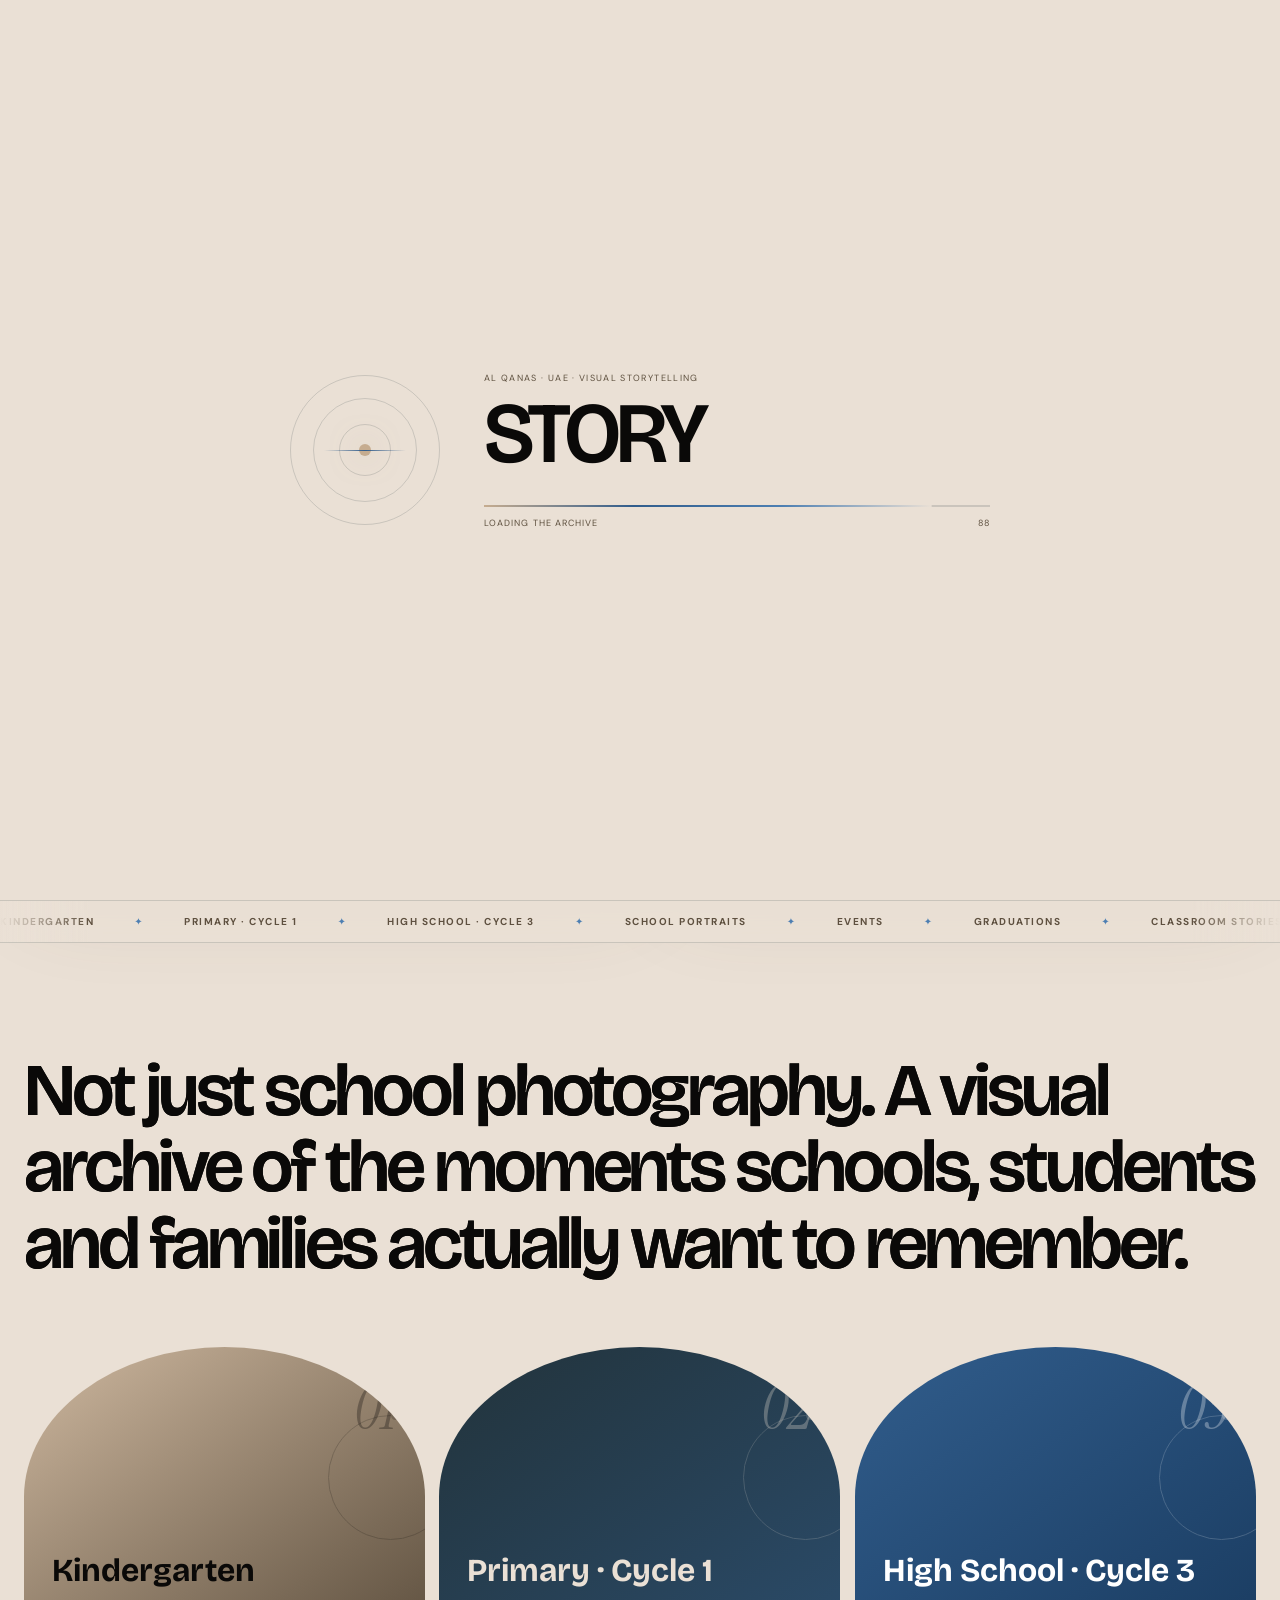
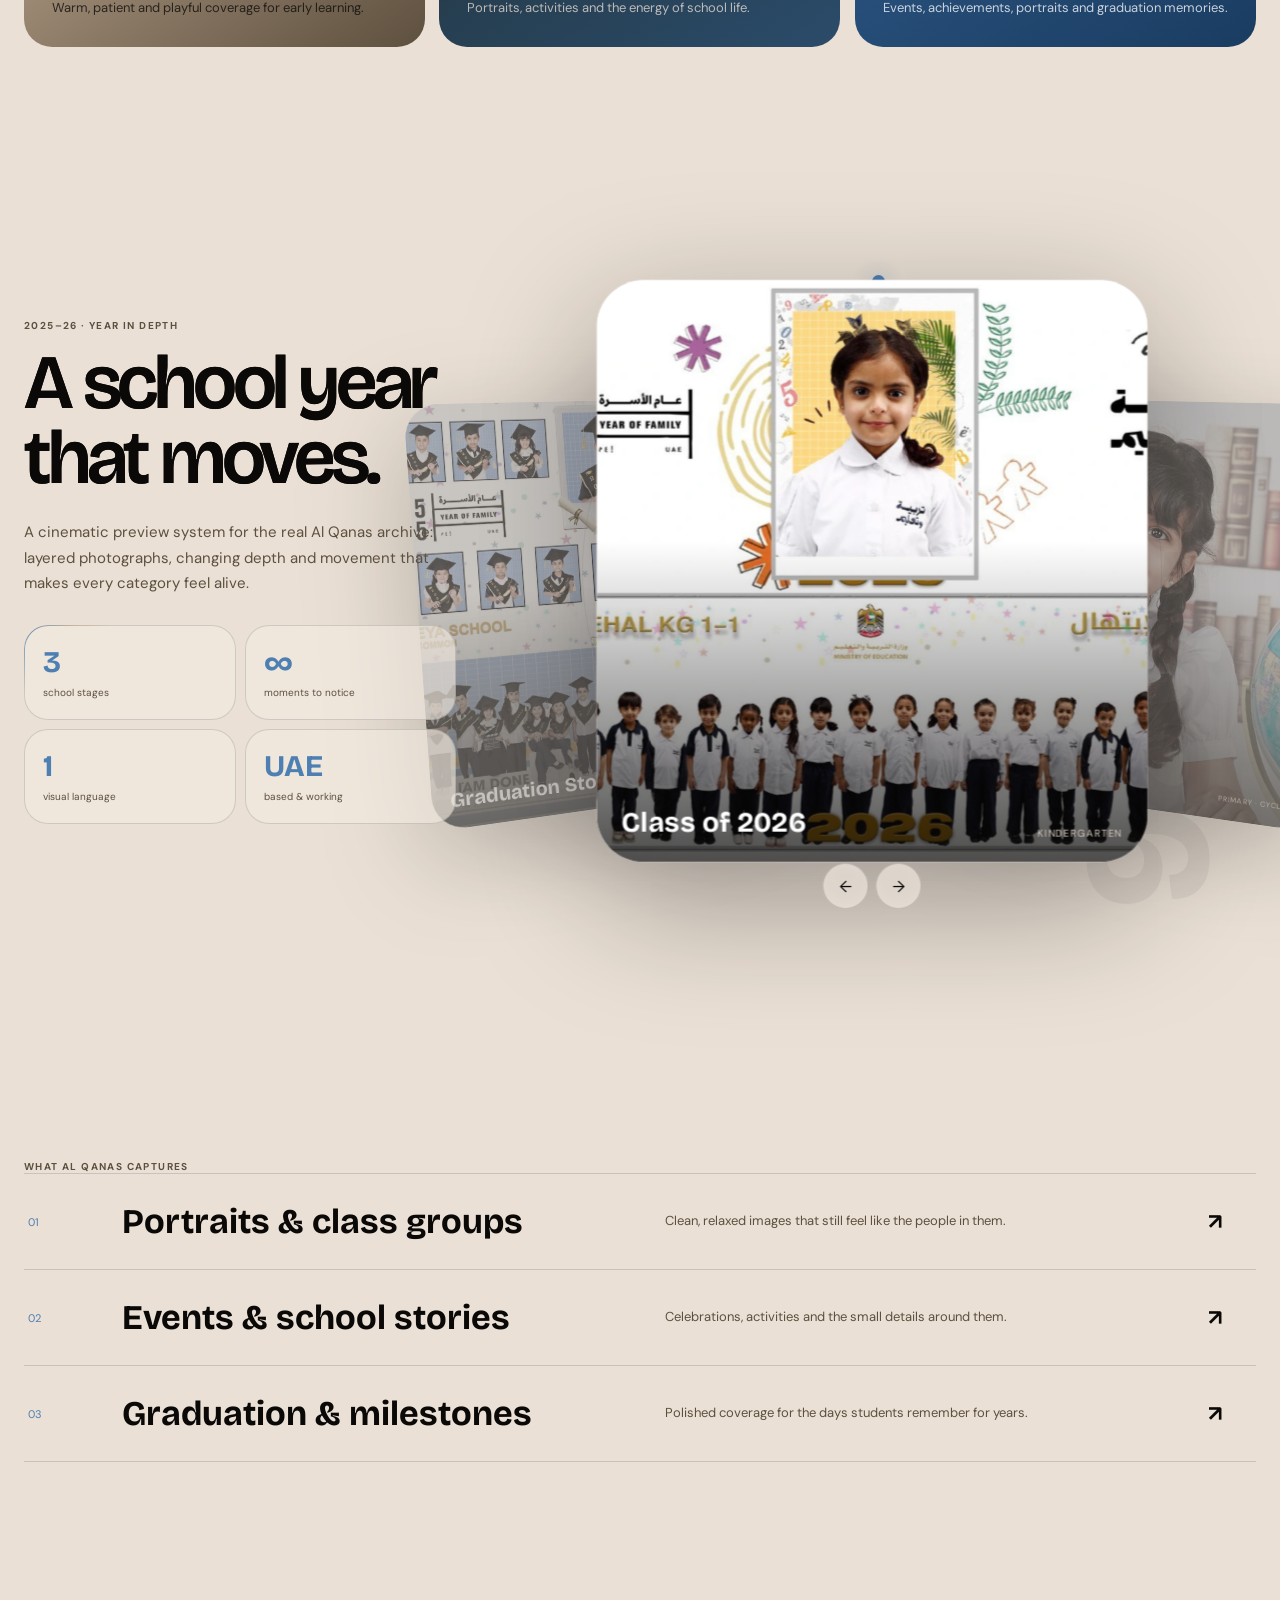
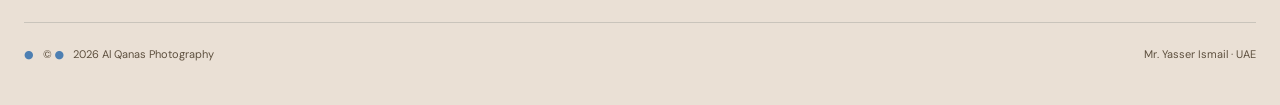
<file: index.html>
<!doctype html>
<html lang="en" dir="ltr">
  <head>
    <meta charset="utf-8" />
    <meta name="viewport" content="width=device-width,initial-scale=1" />
    <meta name="theme-color" content="#0A0908" />
    <meta
      name="description"
      content="Al Qanas Photography — premium educational photography by Mr. Yasser Ismail in the UAE."
    />
    <link rel="preconnect" href="https://fonts.googleapis.com" />
    <link rel="preconnect" href="https://fonts.gstatic.com" crossorigin />
    <link
      href="https://fonts.googleapis.com/css2?family=Alexandria:wght@400;500;600;700&family=Bricolage+Grotesque:opsz,wght@12..96,400;12..96,500;12..96,600;12..96,700&family=DM+Sans:opsz,wght@9..40,400;9..40,500;9..40,600;9..40,700&family=Instrument+Serif:ital@0;1&family=Noto+Kufi+Arabic:wght@400;500;600;700&family=Noto+Sans+Arabic:wght@400;500;600;700&display=swap"
      rel="stylesheet"
    />
    <link rel="stylesheet" href="assets/styles.css" />
    <script>
      (() => {
        const t =
          localStorage.getItem("alqanas-theme") ||
          (matchMedia("(prefers-color-scheme: light)").matches
            ? "light"
            : "dark");
        document.documentElement.dataset.theme = t;
        const l = localStorage.getItem("alqanas-lang") || "en";
        document.documentElement.lang = l;
        document.documentElement.dir = l === "ar" ? "rtl" : "ltr";
      })();
    </script>
    <title>Home — Al Qanas Photography</title>
  </head>
  <body>
    <div class="noise"></div>
    <canvas class="flicker-grid" id="flickerGrid" aria-hidden="true"></canvas>
    <div class="ambient"><i></i><i></i><i></i></div>
    <div class="page-wipe" id="pageWipe"></div>
    <div class="cursor-ring"></div>
    <div class="cursor-dot"></div>
    <div class="loader" id="loader">
      <div class="loader-stage">
        <div class="loader-iris"><i></i><b></b></div>
        <div class="loader-copy">
          <div class="loader-small">AL QANAS · UAE · VISUAL STORYTELLING</div>
          <div class="loader-word" id="loaderWord">FOCUS</div>
          <div class="loader-line"><b id="loaderBar"></b></div>
          <div class="loader-meta">
            <span>LOADING THE ARCHIVE</span><span id="loaderPct">00</span>
          </div>
        </div>
      </div>
    </div>
    <div class="nav-wrap">
      <nav class="nav glass">
        <a class="brand" data-page-link href="index.html"
          ><span class="brand-mark"
            ><svg viewBox="0 0 48 48" fill="none">
              <circle
                cx="24"
                cy="24"
                r="15"
                stroke="currentColor"
                stroke-width="1.4"
              />
              <circle
                cx="24"
                cy="24"
                r="4"
                stroke="currentColor"
                stroke-width="1.4"
              />
              <path
                d="M24 3v10M24 35v10M3 24h10M35 24h10"
                stroke="currentColor"
                stroke-width="1.4"
              /></svg></span
          ><span>AL QANAS</span></a
        >
        <div class="nav-menu" id="navMenu">
          <a
            data-page-link
            href="index.html"
            class="active"
            data-en="Home"
            data-ar="الرئيسية"
            >Home</a
          ><a
            data-page-link
            href="about.html"
            class=""
            data-en="About"
            data-ar="نبذة"
            >About</a
          ><a
            data-page-link
            href="gallery.html"
            class=""
            data-en="Gallery"
            data-ar="المعرض"
            >Gallery</a
          ><a
            data-page-link
            href="services.html"
            class=""
            data-en="Services"
            data-ar="الخدمات"
            >Services</a
          ><a
            data-page-link
            href="contact.html"
            class="contact-link"
            data-en="Contact"
            data-ar="تواصل"
            >Contact</a
          >
        </div>
        <div class="nav-tools">
          <button class="icon-btn" id="soundBtn" aria-label="Toggle sound">
            <svg viewBox="0 0 24 24" fill="none">
              <path
                d="M5 10v4h3l4 3V7l-4 3H5Z"
                stroke="currentColor"
                stroke-width="1.6"
              />
              <path
                d="M15 9.3a4 4 0 0 1 0 5.4M17.5 7a7.2 7.2 0 0 1 0 10"
                stroke="currentColor"
                stroke-width="1.6"
                stroke-linecap="round"
              />
            </svg></button
          ><button
            class="icon-btn theme-btn"
            id="themeBtn"
            aria-label="Toggle theme"
          >
            <svg viewBox="0 0 24 24" fill="none">
              <circle
                cx="12"
                cy="12"
                r="4"
                stroke="currentColor"
                stroke-width="1.6"
              />
              <path
                d="M12 2v2M12 20v2M2 12h2M20 12h2M5 5l1.5 1.5M17.5 17.5 19 19M19 5l-1.5 1.5M6.5 17.5 5 19"
                stroke="currentColor"
                stroke-width="1.6"
                stroke-linecap="round"
              />
            </svg></button
          ><button
            class="icon-btn lang-btn"
            id="langBtn"
            aria-label="Switch language"
          >
            AR</button
          ><button
            class="icon-btn nav-hamb"
            id="navHamb"
            aria-label="Open menu"
          >
            <svg viewBox="0 0 24 24">
              <path
                d="M5 8h14M5 16h14"
                stroke="currentColor"
                stroke-width="1.7"
                stroke-linecap="round"
              />
            </svg>
          </button>
        </div>
      </nav>
    </div>
    <main>
      <section class="home-hero">
        <div class="shell home-grid">
          <div class="home-copy glass reveal glare">
            <i class="depth-orb"></i>
            <div>
              <div
                class="eyebrow"
                data-en="UAE · EDUCATIONAL PHOTOGRAPHY"
                data-ar="الإمارات · تصوير تعليمي"
              >
                UAE · EDUCATIONAL PHOTOGRAPHY
              </div>
              <h1 class="display">
                <span data-en="School days," data-ar="أيام المدرسة،"
                  >School days,</span
                ><br /><span
                  class="serif blue"
                  data-en="beautifully kept."
                  data-ar="تبقى كحكاية."
                  >beautifully kept.</span
                >
              </h1>
              <p
                class="page-lead"
                data-en="Photography for kindergartens, primary schools and high schools — captured with calm observation and the precision of Al Qanas."
                data-ar="تصوير لرياض الأطفال والمدارس الابتدائية والثانوية — بملاحظة هادئة ودقّة القنّاص."
              >
                Photography for kindergartens, primary schools and high schools
                — captured with calm observation and the precision of Al Qanas.
              </p>
            </div>
            <div class="hero-actions">
              <a data-page-link class="btn primary magnetic" href="gallery.html"
                ><span data-en="Explore the gallery" data-ar="استكشف المعرض"
                  >Explore the gallery</span
                ><span>↗</span></a
              ><a data-page-link class="btn magnetic" href="about.html"
                ><span
                  data-en="Meet Mr. Yasser"
                  data-ar="تعرّف على الأستاذ ياسر"
                  >Meet Mr. Yasser</span
                ><span>→</span></a
              >
            </div>
          </div>
          <div class="home-photo image-reveal reveal tilt glare">
            <img
              src="assets/yasser-ismail.jpg"
              alt="Mr. Yasser Ismail"
              loading="eager"
            />
            <div class="scope"><i></i></div>
            <div class="photo-badge">
              <div>
                <b>Mr. Yasser Ismail</b><br /><small
                  data-en="Photographer · Visual Storyteller"
                  data-ar="مصوّر · راوي بصري"
                  >Photographer · Visual Storyteller</small
                >
              </div>
              <small
                data-en="United Arab Emirates"
                data-ar="دولة الإمارات العربية المتحدة"
                >United Arab Emirates</small
              >
            </div>
          </div>
        </div>
      </section>
      <div class="live-strip">
        <div class="ticker-row">
          <div class="ticker-group">
            <span data-en="KINDERGARTEN" data-ar="رياض الأطفال"
              >KINDERGARTEN</span
            ><span data-en="PRIMARY · CYCLE 1" data-ar="الابتدائية · الحلقة 1"
              >PRIMARY · CYCLE 1</span
            ><span data-en="HIGH SCHOOL · CYCLE 3" data-ar="الثانوية · الحلقة 3"
              >HIGH SCHOOL · CYCLE 3</span
            ><span data-en="SCHOOL PORTRAITS" data-ar="صور مدرسية"
              >SCHOOL PORTRAITS</span
            ><span data-en="EVENTS" data-ar="فعاليات">EVENTS</span
            ><span data-en="GRADUATIONS" data-ar="تخرج">GRADUATIONS</span
            ><span data-en="CLASSROOM STORIES" data-ar="حكايات الصف"
              >CLASSROOM STORIES</span
            >
          </div>
          <div class="ticker-group" aria-hidden="true">
            <span data-en="KINDERGARTEN" data-ar="رياض الأطفال"
              >KINDERGARTEN</span
            ><span data-en="PRIMARY · CYCLE 1" data-ar="الابتدائية · الحلقة 1"
              >PRIMARY · CYCLE 1</span
            ><span data-en="HIGH SCHOOL · CYCLE 3" data-ar="الثانوية · الحلقة 3"
              >HIGH SCHOOL · CYCLE 3</span
            ><span data-en="SCHOOL PORTRAITS" data-ar="صور مدرسية"
              >SCHOOL PORTRAITS</span
            ><span data-en="EVENTS" data-ar="فعاليات">EVENTS</span
            ><span data-en="GRADUATIONS" data-ar="تخرج">GRADUATIONS</span
            ><span data-en="CLASSROOM STORIES" data-ar="حكايات الصف"
              >CLASSROOM STORIES</span
            >
          </div>
        </div>
      </div>
      <section class="home-intro">
        <div class="shell">
          <p
            class="statement display reveal"
            data-en="Not just school photography. A visual archive of the moments schools, students and families actually want to remember."
            data-ar="ليست مجرد صور مدرسية. بل أرشيف بصري للحظات التي تريد المدارس والطلبة والعائلات أن تبقى في الذاكرة."
          >
            Not just school photography. A visual archive of the moments
            schools, students and families actually want to remember.
          </p>
          <div class="category-orbit">
            <article class="category-node tilt reveal glare">
              <span class="num">01</span><i class="mini-orbit"></i>
              <h3 data-en="Kindergarten" data-ar="رياض الأطفال">
                Kindergarten
              </h3>
              <p
                data-en="Warm, patient and playful coverage for early learning."
                data-ar="تغطية دافئة وصبورة ومليئة بالحيوية للتعلّم المبكر."
              >
                Warm, patient and playful coverage for early learning.
              </p>
            </article>
            <article
              class="category-node tilt reveal glare"
              style="--delay: 90ms"
            >
              <span class="num">02</span><i class="mini-orbit"></i>
              <h3 data-en="Primary · Cycle 1" data-ar="الابتدائية · الحلقة 1">
                Primary · Cycle 1
              </h3>
              <p
                data-en="Portraits, activities and the energy of school life."
                data-ar="بورتريه وأنشطة وطاقة الحياة المدرسية."
              >
                Portraits, activities and the energy of school life.
              </p>
            </article>
            <article
              class="category-node tilt reveal glare"
              style="--delay: 180ms"
            >
              <span class="num">03</span><i class="mini-orbit"></i>
              <h3 data-en="High School · Cycle 3" data-ar="الثانوية · الحلقة 3">
                High School · Cycle 3
              </h3>
              <p
                data-en="Events, achievements, portraits and graduation memories."
                data-ar="فعاليات وإنجازات وبورتريه وذكريات التخرج."
              >
                Events, achievements, portraits and graduation memories.
              </p>
            </article>
          </div>
        </div>
      </section>
      <section class="depth-section">
        <div class="shell depth-layout">
          <div class="depth-copy reveal-left">
            <div
              class="kicker"
              data-en="2025–26 · YEAR IN DEPTH"
              data-ar="2025–26 · العام بعمق بصري"
            >
              2025–26 · YEAR IN DEPTH
            </div>
            <h2
              class="display"
              data-en="A school year that moves."
              data-ar="عام دراسي يتحرّك."
            >
              A school year that moves.
            </h2>
            <p
              data-en="A cinematic preview system for the real Al Qanas archive: layered photographs, changing depth and movement that makes every category feel alive."
              data-ar="نظام معاينة سينمائي لأرشيف القنّاص الحقيقي: صور بطبقات وعمق وحركة تجعل كل فئة نابضة بالحياة."
            >
              A cinematic preview system for the real Al Qanas archive.
            </p>
            <div class="depth-stat-grid">
              <div class="depth-stat border-beam">
                <b>3</b
                ><span data-en="school stages" data-ar="مراحل مدرسية"
                  >school stages</span
                >
              </div>
              <div class="depth-stat">
                <b>∞</b
                ><span
                  data-en="moments to notice"
                  data-ar="لحظات تستحق الملاحظة"
                  >moments to notice</span
                >
              </div>
              <div class="depth-stat">
                <b>1</b
                ><span data-en="visual language" data-ar="هوية بصرية"
                  >visual language</span
                >
              </div>
              <div class="depth-stat">
                <b>UAE</b
                ><span data-en="based & working" data-ar="مقيم ويعمل"
                  >based & working</span
                >
              </div>
            </div>
          </div>
          <div class="depth-scene reveal">
            <div class="depth-ring r1"><i></i></div>
            <div class="depth-ring r2"><i></i></div>
            <div class="depth-ring r3"><i></i></div>
            <div class="depth-year">2026</div>
            <div class="depth-carousel">
              <figure class="depth-card">
                <img
                  src="assets/portfolio-2026/al-ebtethal-kg-class.webp"
                  alt="Al Ebtehal Kindergarten class photography composition"
                />
                <figcaption class="card-caption">
                  <b data-en="Class of 2026" data-ar="دفعة 2026"
                    >Class of 2026</b
                  ><small data-en="Kindergarten" data-ar="رياض الأطفال"
                    >Kindergarten</small
                  >
                </figcaption>
              </figure>
              <figure class="depth-card">
                <img
                  src="assets/portfolio-2026/school-portrait-girl.webp"
                  alt="Primary school portrait photographed by Al Qanas"
                />
                <figcaption class="card-caption">
                  <b data-en="School Portraits" data-ar="البورتريه المدرسي"
                    >School Portraits</b
                  ><small
                    data-en="Primary · Cycle 1"
                    data-ar="الابتدائية · الحلقة 1"
                    >Primary · Cycle 1</small
                  >
                </figcaption>
              </figure>
              <figure class="depth-card">
                <img
                  src="assets/portfolio-2026/cycle3-graduate-award.webp"
                  alt="Cycle 3 graduate holding an achievement award"
                />
                <figcaption class="card-caption">
                  <b data-en="The Milestone" data-ar="المحطة المهمة"
                    >The Milestone</b
                  ><small
                    data-en="High School · Cycle 3"
                    data-ar="الثانوية · الحلقة 3"
                    >High School · Cycle 3</small
                  >
                </figcaption>
              </figure>
              <figure class="depth-card">
                <img
                  src="assets/portfolio-2026/al-baheya-graduation.webp"
                  alt="Al Baheya School graduation photography layout"
                />
                <figcaption class="card-caption">
                  <b data-en="Graduation Story" data-ar="حكاية التخرج">Graduation Story</b
                  ><small data-en="Kindergarten" data-ar="رياض الأطفال"
                    >Kindergarten</small
                  >
                </figcaption>
              </figure>
            </div>
            <div class="depth-controls">
              <button id="depthPrev" aria-label="Previous">←</button
              ><button id="depthNext" aria-label="Next">→</button>
            </div>
          </div>
        </div>
      </section>
      <section class="home-services">
        <div class="shell">
          <div
            class="kicker reveal"
            data-en="WHAT AL QANAS CAPTURES"
            data-ar="ما الذي يوثقه القنّاص"
          >
            WHAT AL QANAS CAPTURES
          </div>
          <div class="service-rail">
            <a data-page-link class="service-link reveal" href="services.html"
              ><span>01</span>
              <h3
                data-en="Portraits & class groups"
                data-ar="البورتريه والمجموعات الصفية"
              >
                Portraits & class groups
              </h3>
              <p
                data-en="Clean, relaxed images that still feel like the people in them."
                data-ar="صور مرتبة وطبيعية تحافظ على شخصية من فيها."
              >
                Clean, relaxed images that still feel like the people in them.
              </p>
              <b>↗</b></a
            ><a data-page-link class="service-link reveal" href="services.html"
              ><span>02</span>
              <h3
                data-en="Events & school stories"
                data-ar="الفعاليات وحكايات المدرسة"
              >
                Events & school stories
              </h3>
              <p
                data-en="Celebrations, activities and the small details around them."
                data-ar="احتفالات وأنشطة والتفاصيل الصغيرة المحيطة بها."
              >
                Celebrations, activities and the small details around them.
              </p>
              <b>↗</b></a
            ><a data-page-link class="service-link reveal" href="services.html"
              ><span>03</span>
              <h3
                data-en="Graduation & milestones"
                data-ar="التخرج والمحطات المهمة"
              >
                Graduation & milestones
              </h3>
              <p
                data-en="Polished coverage for the days students remember for years."
                data-ar="تغطية احترافية للأيام التي تبقى في ذاكرة الطلبة لسنوات."
              >
                Polished coverage for the days students remember for years.
              </p>
              <b>↗</b></a
            >
          </div>
        </div>
      </section>
    </main>
    <footer>
      <div class="shell footer-row">
        <span>© <span id="year"></span> Al Qanas Photography</span
        ><span
          data-en="Mr. Yasser Ismail · UAE"
          data-ar="الأستاذ ياسر إسماعيل · الإمارات"
          >Mr. Yasser Ismail · UAE</span
        >
      </div>
    </footer>
    <script src="assets/app.js?v=8"></script>
  </body>
</html>
</file>
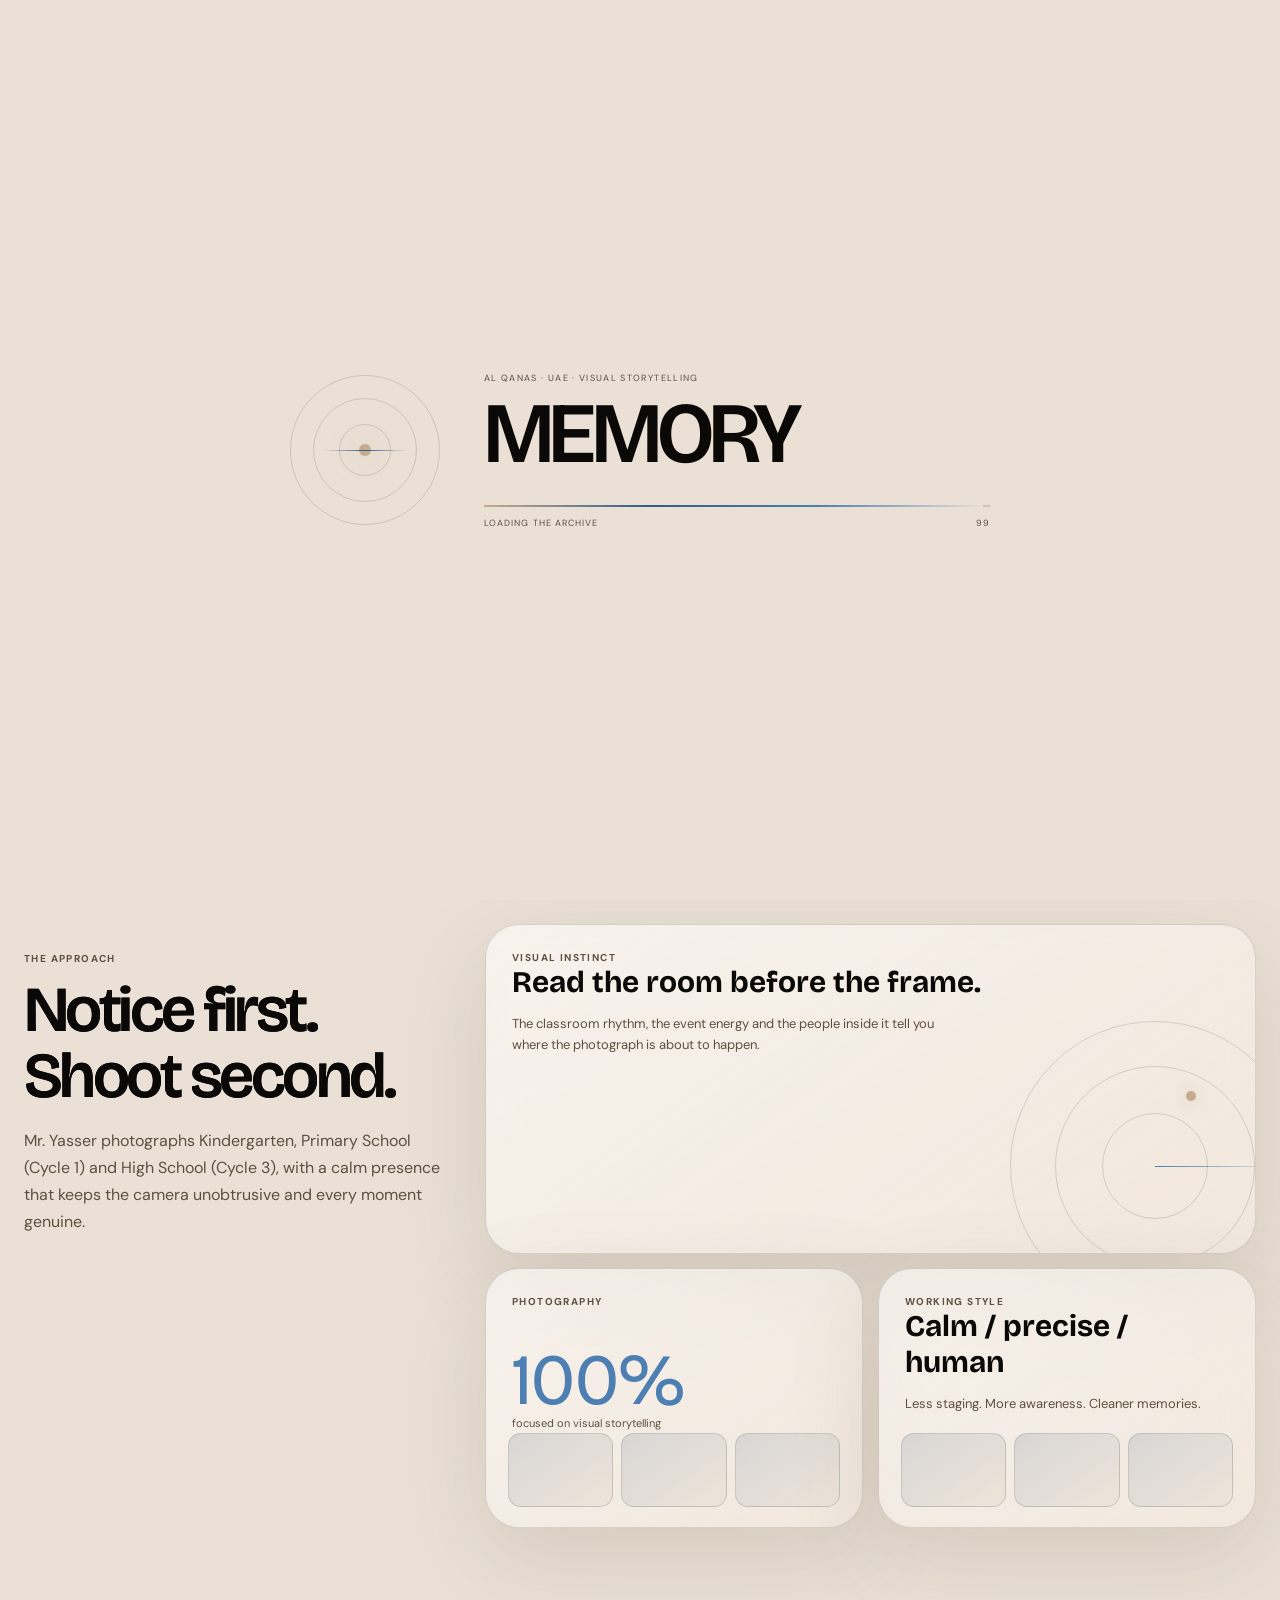
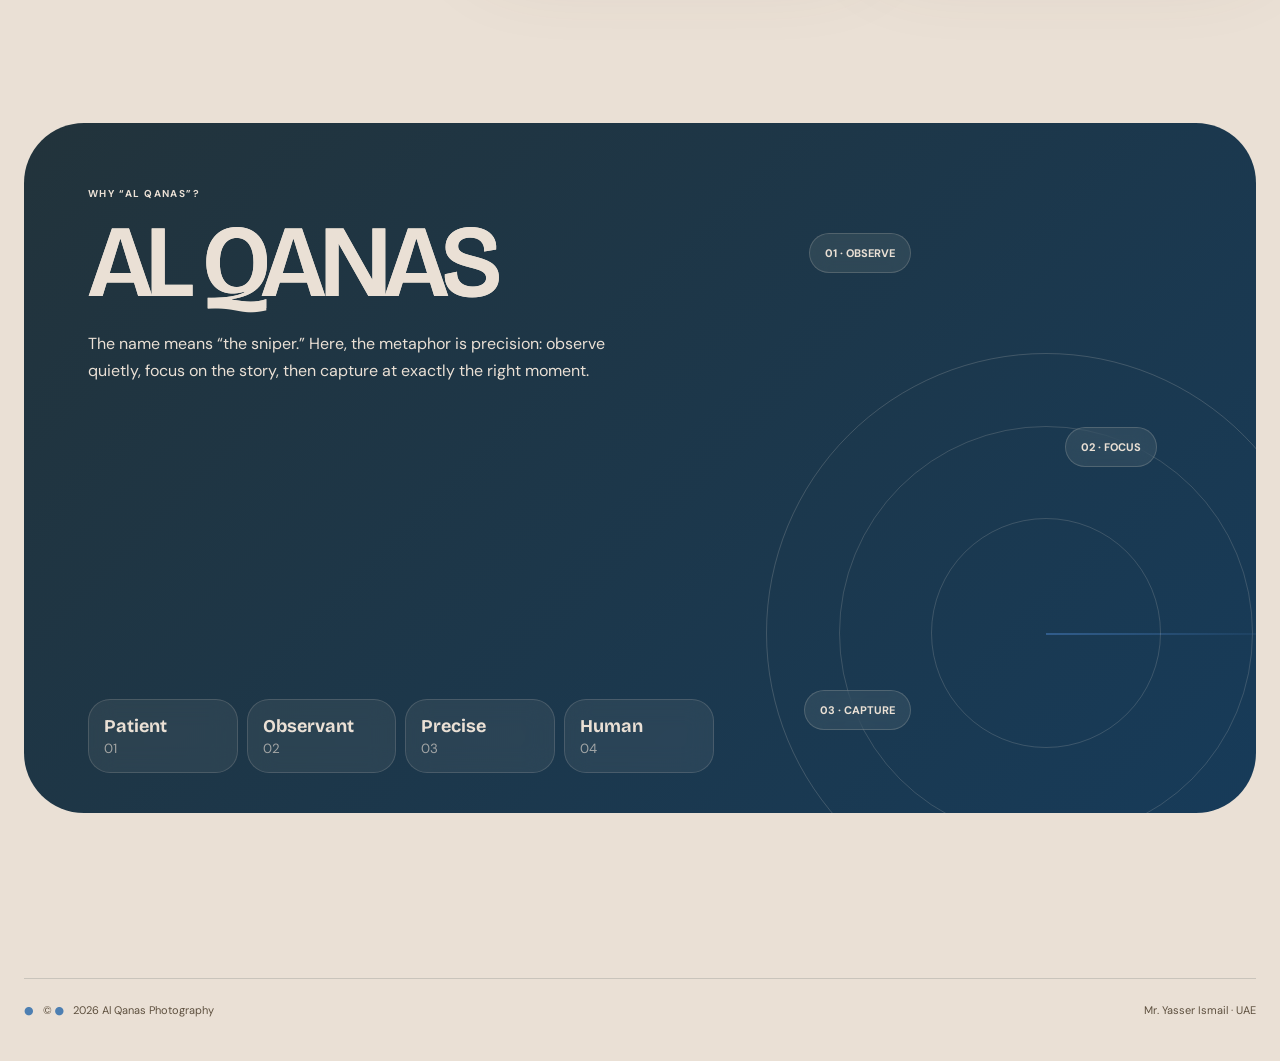
<file: about.html>
<!doctype html>
<html lang="en" dir="ltr">
  <head>
    <meta charset="utf-8" />
    <meta name="viewport" content="width=device-width,initial-scale=1" />
    <meta name="theme-color" content="#0A0908" />
    <meta
      name="description"
      content="Al Qanas Photography — premium educational photography by Mr. Yasser Ismail in the UAE."
    />
    <link rel="preconnect" href="https://fonts.googleapis.com" />
    <link rel="preconnect" href="https://fonts.gstatic.com" crossorigin />
    <link
      href="https://fonts.googleapis.com/css2?family=Alexandria:wght@400;500;600;700&family=Bricolage+Grotesque:opsz,wght@12..96,400;12..96,500;12..96,600;12..96,700&family=DM+Sans:opsz,wght@9..40,400;9..40,500;9..40,600;9..40,700&family=Instrument+Serif:ital@0;1&family=Noto+Kufi+Arabic:wght@400;500;600;700&family=Noto+Sans+Arabic:wght@400;500;600;700&display=swap"
      rel="stylesheet"
    />
    <link rel="stylesheet" href="assets/styles.css" />
    <script>
      (() => {
        const t =
          localStorage.getItem("alqanas-theme") ||
          (matchMedia("(prefers-color-scheme: light)").matches
            ? "light"
            : "dark");
        document.documentElement.dataset.theme = t;
        const l = localStorage.getItem("alqanas-lang") || "en";
        document.documentElement.lang = l;
        document.documentElement.dir = l === "ar" ? "rtl" : "ltr";
      })();
    </script>
    <title>About — Al Qanas Photography</title>
  </head>
  <body>
    <div class="noise"></div>
    <canvas class="flicker-grid" id="flickerGrid" aria-hidden="true"></canvas>
    <div class="ambient"><i></i><i></i><i></i></div>
    <div class="page-wipe" id="pageWipe"></div>
    <div class="cursor-ring"></div>
    <div class="cursor-dot"></div>
    <div class="loader" id="loader">
      <div class="loader-stage">
        <div class="loader-iris"><i></i><b></b></div>
        <div class="loader-copy">
          <div class="loader-small">AL QANAS · UAE · VISUAL STORYTELLING</div>
          <div class="loader-word" id="loaderWord">FOCUS</div>
          <div class="loader-line"><b id="loaderBar"></b></div>
          <div class="loader-meta">
            <span>LOADING THE ARCHIVE</span><span id="loaderPct">00</span>
          </div>
        </div>
      </div>
    </div>
    <div class="nav-wrap">
      <nav class="nav glass">
        <a class="brand" data-page-link href="index.html"
          ><span class="brand-mark"
            ><svg viewBox="0 0 48 48" fill="none">
              <circle
                cx="24"
                cy="24"
                r="15"
                stroke="currentColor"
                stroke-width="1.4"
              />
              <circle
                cx="24"
                cy="24"
                r="4"
                stroke="currentColor"
                stroke-width="1.4"
              />
              <path
                d="M24 3v10M24 35v10M3 24h10M35 24h10"
                stroke="currentColor"
                stroke-width="1.4"
              /></svg></span
          ><span>AL QANAS</span></a
        >
        <div class="nav-menu" id="navMenu">
          <a
            data-page-link
            href="index.html"
            class=""
            data-en="Home"
            data-ar="الرئيسية"
            >Home</a
          ><a
            data-page-link
            href="about.html"
            class="active"
            data-en="About"
            data-ar="نبذة"
            >About</a
          ><a
            data-page-link
            href="gallery.html"
            class=""
            data-en="Gallery"
            data-ar="المعرض"
            >Gallery</a
          ><a
            data-page-link
            href="services.html"
            class=""
            data-en="Services"
            data-ar="الخدمات"
            >Services</a
          ><a
            data-page-link
            href="contact.html"
            class="contact-link"
            data-en="Contact"
            data-ar="تواصل"
            >Contact</a
          >
        </div>
        <div class="nav-tools">
          <button class="icon-btn" id="soundBtn" aria-label="Toggle sound">
            <svg viewBox="0 0 24 24" fill="none">
              <path
                d="M5 10v4h3l4 3V7l-4 3H5Z"
                stroke="currentColor"
                stroke-width="1.6"
              />
              <path
                d="M15 9.3a4 4 0 0 1 0 5.4M17.5 7a7.2 7.2 0 0 1 0 10"
                stroke="currentColor"
                stroke-width="1.6"
                stroke-linecap="round"
              />
            </svg></button
          ><button
            class="icon-btn theme-btn"
            id="themeBtn"
            aria-label="Toggle theme"
          >
            <svg viewBox="0 0 24 24" fill="none">
              <circle
                cx="12"
                cy="12"
                r="4"
                stroke="currentColor"
                stroke-width="1.6"
              />
              <path
                d="M12 2v2M12 20v2M2 12h2M20 12h2M5 5l1.5 1.5M17.5 17.5 19 19M19 5l-1.5 1.5M6.5 17.5 5 19"
                stroke="currentColor"
                stroke-width="1.6"
                stroke-linecap="round"
              />
            </svg></button
          ><button
            class="icon-btn lang-btn"
            id="langBtn"
            aria-label="Switch language"
          >
            AR</button
          ><button
            class="icon-btn nav-hamb"
            id="navHamb"
            aria-label="Open menu"
          >
            <svg viewBox="0 0 24 24">
              <path
                d="M5 8h14M5 16h14"
                stroke="currentColor"
                stroke-width="1.7"
                stroke-linecap="round"
              />
            </svg>
          </button>
        </div>
      </nav>
    </div>
    <main>
      <section class="page-hero">
        <div class="shell page-hero-grid">
          <div class="page-hero-copy glass reveal glare">
            <i class="depth-orb"></i>
            <div>
              <div
                class="eyebrow"
                data-en="ABOUT MR. YASSER ISMAIL"
                data-ar="عن الأستاذ ياسر إسماعيل"
              >
                ABOUT MR. YASSER ISMAIL
              </div>
              <h1 class="page-title display">
                <span
                  class="type-line"
                  data-typewriter
                  data-en="Visual."
                  data-ar="بصري."
                ></span
                ><span
                  class="type-line photo"
                  data-typewriter
                  data-en="Photographer."
                  data-ar="مصوّر."
                ></span>
              </h1>
            </div>
            <p
              class="page-lead"
              data-en="A photographer who understands the rhythm of a school day — and knows exactly when a real moment is about to happen."
              data-ar="مصوّر يفهم إيقاع اليوم المدرسي — ويعرف تماماً متى توشك اللحظة الحقيقية أن تحدث."
            >
              A photographer who understands the rhythm of a school day.
            </p>
          </div>
          <div class="about-hero-visual reveal">
            <div class="about-ring"></div>
            <div class="about-portrait-shell image-reveal in">
              <img
                src="assets/yasser-ismail.jpg"
                alt="Mr. Yasser Ismail"
                loading="eager"
              />
            </div>
            <span class="orbit-label one"><b>01</b> · STORYTELLER</span
            ><span class="orbit-label two"><b>02</b> · PHOTOGRAPHER</span
            ><span class="orbit-label three"><b>03</b> · UAE</span>
          </div>
        </div>
      </section>
      <div class="live-strip">
        <div class="ticker-row">
          <div class="ticker-group">
            <span data-en="KINDERGARTEN" data-ar="رياض الأطفال"
              >KINDERGARTEN</span
            ><span data-en="PRIMARY · CYCLE 1" data-ar="الابتدائية · الحلقة 1"
              >PRIMARY · CYCLE 1</span
            ><span data-en="HIGH SCHOOL · CYCLE 3" data-ar="الثانوية · الحلقة 3"
              >HIGH SCHOOL · CYCLE 3</span
            ><span data-en="SCHOOL PORTRAITS" data-ar="صور مدرسية"
              >SCHOOL PORTRAITS</span
            ><span data-en="EVENTS" data-ar="فعاليات">EVENTS</span
            ><span data-en="GRADUATIONS" data-ar="تخرج">GRADUATIONS</span
            ><span data-en="CLASSROOM STORIES" data-ar="حكايات الصف"
              >CLASSROOM STORIES</span
            >
          </div>
          <div class="ticker-group" aria-hidden="true">
            <span data-en="KINDERGARTEN" data-ar="رياض الأطفال"
              >KINDERGARTEN</span
            ><span data-en="PRIMARY · CYCLE 1" data-ar="الابتدائية · الحلقة 1"
              >PRIMARY · CYCLE 1</span
            ><span data-en="HIGH SCHOOL · CYCLE 3" data-ar="الثانوية · الحلقة 3"
              >HIGH SCHOOL · CYCLE 3</span
            ><span data-en="SCHOOL PORTRAITS" data-ar="صور مدرسية"
              >SCHOOL PORTRAITS</span
            ><span data-en="EVENTS" data-ar="فعاليات">EVENTS</span
            ><span data-en="GRADUATIONS" data-ar="تخرج">GRADUATIONS</span
            ><span data-en="CLASSROOM STORIES" data-ar="حكايات الصف"
              >CLASSROOM STORIES</span
            >
          </div>
        </div>
      </div>
      <section class="about-story">
        <div class="shell approach-grid">
          <aside class="approach-quote reveal-left">
            <div class="kicker" data-en="THE APPROACH" data-ar="الأسلوب">
              THE APPROACH
            </div>
            <h2
              class="display"
              data-en="Notice first. Shoot second."
              data-ar="لاحظ أولاً. صوّر ثانياً."
            >
              Notice first. Shoot second.
            </h2>
            <p
              data-en="Mr. Yasser photographs Kindergarten, Primary School (Cycle 1) and High School (Cycle 3), with a calm presence that keeps the camera unobtrusive and every moment genuine."
              data-ar="يصوّر الأستاذ ياسر رياض الأطفال والمدارس الابتدائية (الحلقة 1) والثانوية (الحلقة 3)، بحضور هادئ يجعل الكاميرا غير متكلّفة واللحظات أكثر صدقاً."
            >
              Mr. Yasser works across Kindergarten, Primary School (Cycle 1) and
              High School (Cycle 3).
            </p>
          </aside>
          <div class="approach-dashboard">
            <article class="visual-card wide glass border-beam reveal glare">
              <div
                class="kicker"
                data-en="VISUAL INSTINCT"
                data-ar="الحس البصري"
              >
                VISUAL INSTINCT
              </div>
              <h3
                data-en="Read the room before the frame."
                data-ar="افهم المكان قبل أن تلتقط الإطار."
              >
                Read the room before the frame.
              </h3>
              <p
                data-en="The classroom rhythm, the event energy and the people inside it tell you where the photograph is about to happen."
                data-ar="إيقاع الصف وطاقة الفعالية والأشخاص فيه يخبرونك أين ستحدث الصورة قبل أن تحدث."
              >
                The classroom rhythm tells you where the photograph is about to
                happen.
              </p>
              <div class="radar-visual">
                <i class="radar-beam"></i><i class="radar-dot"></i>
              </div>
            </article>
            <article class="visual-card glass reveal tilt glare">
              <div class="kicker" data-en="PHOTOGRAPHY" data-ar="التصوير">
                PHOTOGRAPHY
              </div>
              <div class="metric-big">100%</div>
              <div
                class="metric-small"
                data-en="focused on visual storytelling"
                data-ar="تركيز كامل على السرد البصري"
              >
                focused on visual storytelling
              </div>
              <div class="film-strip"><i></i><i></i><i></i></div>
            </article>
            <article
              class="visual-card glass reveal tilt glare"
              style="--delay: 90ms"
            >
              <div class="kicker" data-en="WORKING STYLE" data-ar="أسلوب العمل">
                WORKING STYLE
              </div>
              <h3
                data-en="Calm / precise / human"
                data-ar="هادئ / دقيق / إنساني"
              >
                Calm / precise / human
              </h3>
              <p
                data-en="Less staging. More awareness. Cleaner memories."
                data-ar="تصنّع أقل. ملاحظة أكثر. ذكريات أنقى."
              >
                Less staging. More awareness. Cleaner memories.
              </p>
              <div class="film-strip"><i></i><i></i><i></i></div>
            </article>
          </div>
        </div>
      </section>
      <section class="precision-section">
        <div class="shell">
          <div class="precision-stage reveal glare">
            <div
              class="kicker"
              style="color: inherit"
              data-en="WHY “AL QANAS”?"
              data-ar="لماذا «القنّاص»؟"
            >
              WHY “AL QANAS”?
            </div>
            <h2 class="display">AL QANAS</h2>
            <p
              data-en="The name means “the sniper.” Here, the metaphor is precision: observe quietly, focus on the story, then capture at exactly the right moment."
              data-ar="يعني الاسم «القنّاص». وهنا ترمز الفكرة إلى الدقة: راقب بهدوء، ركّز على القصة، ثم التقط اللحظة في التوقيت المناسب تماماً."
            >
              The name means “the sniper.” Here, the metaphor is precision.
            </p>
            <div class="precision-radar"><i class="beam"></i></div>
            <span
              class="precision-node observe"
              data-en="01 · OBSERVE"
              data-ar="01 · راقب"
              >01 · OBSERVE</span
            ><span
              class="precision-node focus"
              data-en="02 · FOCUS"
              data-ar="02 · ركّز"
              >02 · FOCUS</span
            ><span
              class="precision-node capture"
              data-en="03 · CAPTURE"
              data-ar="03 · التقط"
              >03 · CAPTURE</span
            >
            <div class="precision-values">
              <div class="precision-value">
                <b data-en="Patient" data-ar="صبور">Patient</b><small>01</small>
              </div>
              <div class="precision-value">
                <b data-en="Observant" data-ar="ملاحظ">Observant</b
                ><small>02</small>
              </div>
              <div class="precision-value">
                <b data-en="Precise" data-ar="دقيق">Precise</b><small>03</small>
              </div>
              <div class="precision-value">
                <b data-en="Human" data-ar="إنساني">Human</b><small>04</small>
              </div>
            </div>
          </div>
        </div>
      </section>
    </main>
    <footer>
      <div class="shell footer-row">
        <span>© <span id="year"></span> Al Qanas Photography</span
        ><span
          data-en="Mr. Yasser Ismail · UAE"
          data-ar="الأستاذ ياسر إسماعيل · الإمارات"
          >Mr. Yasser Ismail · UAE</span
        >
      </div>
    </footer>
    <script src="assets/app.js?v=8"></script>
  </body>
</html>
</file>
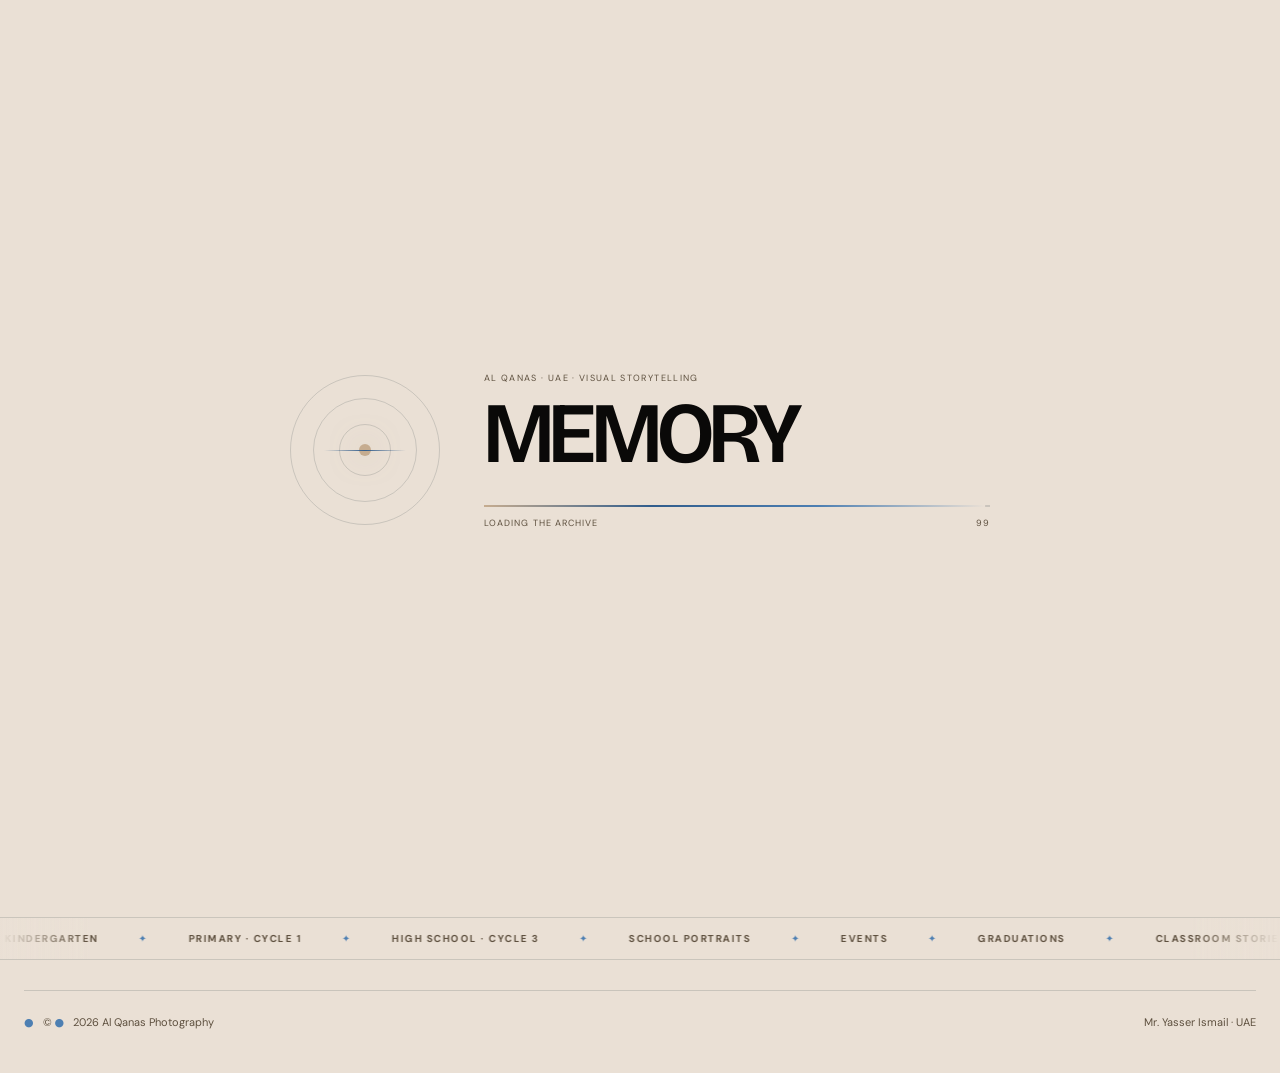
<file: contact.html>
<!doctype html>
<html lang="en" dir="ltr">
  <head>
    <meta charset="utf-8" />
    <meta name="viewport" content="width=device-width,initial-scale=1" />
    <meta name="theme-color" content="#0A0908" />
    <meta
      name="description"
      content="Al Qanas Photography — premium educational photography by Mr. Yasser Ismail in the UAE."
    />
    <link rel="preconnect" href="https://fonts.googleapis.com" />
    <link rel="preconnect" href="https://fonts.gstatic.com" crossorigin />
    <link
      href="https://fonts.googleapis.com/css2?family=Alexandria:wght@400;500;600;700&family=Bricolage+Grotesque:opsz,wght@12..96,400;12..96,500;12..96,600;12..96,700&family=DM+Sans:opsz,wght@9..40,400;9..40,500;9..40,600;9..40,700&family=Instrument+Serif:ital@0;1&family=Noto+Kufi+Arabic:wght@400;500;600;700&family=Noto+Sans+Arabic:wght@400;500;600;700&display=swap"
      rel="stylesheet"
    />
    <link rel="stylesheet" href="assets/styles.css" />
    <script>
      (() => {
        const t =
          localStorage.getItem("alqanas-theme") ||
          (matchMedia("(prefers-color-scheme: light)").matches
            ? "light"
            : "dark");
        document.documentElement.dataset.theme = t;
        const l = localStorage.getItem("alqanas-lang") || "en";
        document.documentElement.lang = l;
        document.documentElement.dir = l === "ar" ? "rtl" : "ltr";
      })();
    </script>
    <title>Contact — Al Qanas Photography</title>
  </head>
  <body>
    <div class="noise"></div>
    <canvas class="flicker-grid" id="flickerGrid" aria-hidden="true"></canvas>
    <div class="ambient"><i></i><i></i><i></i></div>
    <div class="page-wipe" id="pageWipe"></div>
    <div class="cursor-ring"></div>
    <div class="cursor-dot"></div>
    <div class="loader" id="loader">
      <div class="loader-stage">
        <div class="loader-iris"><i></i><b></b></div>
        <div class="loader-copy">
          <div class="loader-small">AL QANAS · UAE · VISUAL STORYTELLING</div>
          <div class="loader-word" id="loaderWord">FOCUS</div>
          <div class="loader-line"><b id="loaderBar"></b></div>
          <div class="loader-meta">
            <span>LOADING THE ARCHIVE</span><span id="loaderPct">00</span>
          </div>
        </div>
      </div>
    </div>
    <div class="nav-wrap">
      <nav class="nav glass">
        <a class="brand" data-page-link href="index.html"
          ><span class="brand-mark"
            ><svg viewBox="0 0 48 48" fill="none">
              <circle
                cx="24"
                cy="24"
                r="15"
                stroke="currentColor"
                stroke-width="1.4"
              />
              <circle
                cx="24"
                cy="24"
                r="4"
                stroke="currentColor"
                stroke-width="1.4"
              />
              <path
                d="M24 3v10M24 35v10M3 24h10M35 24h10"
                stroke="currentColor"
                stroke-width="1.4"
              /></svg></span
          ><span>AL QANAS</span></a
        >
        <div class="nav-menu" id="navMenu">
          <a
            data-page-link
            href="index.html"
            class=""
            data-en="Home"
            data-ar="الرئيسية"
            >Home</a
          ><a
            data-page-link
            href="about.html"
            class=""
            data-en="About"
            data-ar="نبذة"
            >About</a
          ><a
            data-page-link
            href="gallery.html"
            class=""
            data-en="Gallery"
            data-ar="المعرض"
            >Gallery</a
          ><a
            data-page-link
            href="services.html"
            class=""
            data-en="Services"
            data-ar="الخدمات"
            >Services</a
          ><a
            data-page-link
            href="contact.html"
            class="active contact-link"
            data-en="Contact"
            data-ar="تواصل"
            >Contact</a
          >
        </div>
        <div class="nav-tools">
          <button class="icon-btn" id="soundBtn" aria-label="Toggle sound">
            <svg viewBox="0 0 24 24" fill="none">
              <path
                d="M5 10v4h3l4 3V7l-4 3H5Z"
                stroke="currentColor"
                stroke-width="1.6"
              />
              <path
                d="M15 9.3a4 4 0 0 1 0 5.4M17.5 7a7.2 7.2 0 0 1 0 10"
                stroke="currentColor"
                stroke-width="1.6"
                stroke-linecap="round"
              />
            </svg></button
          ><button
            class="icon-btn theme-btn"
            id="themeBtn"
            aria-label="Toggle theme"
          >
            <svg viewBox="0 0 24 24" fill="none">
              <circle
                cx="12"
                cy="12"
                r="4"
                stroke="currentColor"
                stroke-width="1.6"
              />
              <path
                d="M12 2v2M12 20v2M2 12h2M20 12h2M5 5l1.5 1.5M17.5 17.5 19 19M19 5l-1.5 1.5M6.5 17.5 5 19"
                stroke="currentColor"
                stroke-width="1.6"
                stroke-linecap="round"
              />
            </svg></button
          ><button
            class="icon-btn lang-btn"
            id="langBtn"
            aria-label="Switch language"
          >
            AR</button
          ><button
            class="icon-btn nav-hamb"
            id="navHamb"
            aria-label="Open menu"
          >
            <svg viewBox="0 0 24 24">
              <path
                d="M5 8h14M5 16h14"
                stroke="currentColor"
                stroke-width="1.7"
                stroke-linecap="round"
              />
            </svg>
          </button>
        </div>
      </nav>
    </div>
    <main>
      <section class="contact-page">
        <div class="shell">
          <div class="contact-stage reveal border-beam">
            <div class="contact-copy">
              <div
                class="kicker"
                style="color: #bfc9d1"
                data-en="CONTACT · BOOK A SHOOT"
                data-ar="تواصل · احجز جلسة"
              >
                CONTACT · BOOK A SHOOT
              </div>
              <h1>
                <span
                  data-en="Have a school moment"
                  data-ar="هل لديك لحظة مدرسية"
                  >Have a school moment</span
                ><br /><span
                  class="serif"
                  data-en="worth keeping?"
                  data-ar="تستحق أن تبقى؟"
                  >worth keeping?</span
                >
              </h1>
              <p
                data-en="For Kindergarten, Primary School (Cycle 1), High School (Cycle 3), events, portraits and graduation coverage — start with WhatsApp."
                data-ar="لتصوير رياض الأطفال والمدارس الابتدائية (الحلقة 1) والثانوية (الحلقة 3) والفعاليات والبورتريه والتخرج — ابدأ عبر واتساب."
              >
                For Kindergarten, Primary School, High School, events, portraits
                and graduation coverage — start with WhatsApp.
              </p>
              <a
                class="whatsapp-cta magnetic"
                href="https://iwtsp.com/971502549876"
                target="_blank"
                rel="noopener"
                ><span class="whatsapp-icon"
                  ><svg viewBox="0 0 64 64" aria-hidden="true">
                    <circle cx="32" cy="32" r="30" fill="#25D366" />
                    <path
                      d="M17 48l3.2-9.2A21 21 0 1 1 28 51c-3.6-.7-6.6-2.4-8.2-3.4L17 48Z"
                      fill="none"
                      stroke="#fff"
                      stroke-width="4"
                      stroke-linejoin="round"
                    />
                    <path
                      d="M25.1 21.7c.7-1.6 1.5-1.7 2.4-1.7h1.5c.5 0 1 .2 1.3 1l2.1 5c.3.8.2 1.4-.3 2.1l-1.7 2c-.5.6-.5 1.1-.1 1.8 1.7 3.2 4.4 5.8 7.7 7.5.6.3 1.2.3 1.7-.3l2-2.4c.6-.7 1.2-.8 2-.5l4.8 2.3c.8.4 1.1.9 1 1.7-.2 2.6-1.4 4.8-3.4 6.1-1.4.9-3.4 1.2-5.6.7-6.2-1.4-11.6-4.9-15.7-9.5-3.2-3.6-5.5-7.8-6.2-11.3-.5-2.3.2-4.4 1.5-5.5Z"
                      fill="#fff"
                    /></svg></span
                ><span
                  data-en="Book a shoot on WhatsApp"
                  data-ar="احجز جلسة عبر واتساب"
                  >Book a shoot on WhatsApp</span
                ><span>↗</span></a
              >
            </div>
            <div class="contact-visual">
              <div class="contact-orbit-main"></div>
              <div class="contact-camera"></div>
              <div class="contact-signal"></div>
              <a
                class="social-card instagram glare"
                href="https://www.instagram.com/_alqanas_"
                target="_blank"
                rel="noopener"
                ><div class="social-top">
                  <span class="social-app"
                    ><svg viewBox="0 0 64 64" aria-hidden="true">
                      <defs>
                        <linearGradient id="ig" x1="8" y1="56" x2="56" y2="8">
                          <stop stop-color="#FEDA75" />
                          <stop offset=".35" stop-color="#FA7E1E" />
                          <stop offset=".62" stop-color="#D62976" />
                          <stop offset=".82" stop-color="#962FBF" />
                          <stop offset="1" stop-color="#4F5BD5" />
                        </linearGradient>
                      </defs>
                      <rect
                        x="4"
                        y="4"
                        width="56"
                        height="56"
                        rx="17"
                        fill="url(#ig)"
                      />
                      <rect
                        x="15"
                        y="15"
                        width="34"
                        height="34"
                        rx="11"
                        fill="none"
                        stroke="#fff"
                        stroke-width="4"
                      />
                      <circle
                        cx="32"
                        cy="32"
                        r="8"
                        fill="none"
                        stroke="#fff"
                        stroke-width="4"
                      />
                      <circle cx="44" cy="20" r="2.8" fill="#fff" /></svg></span
                  ><span>↗</span>
                </div>
                <div><b>Instagram</b><br /><small>@_alqanas_</small></div></a
              ><a
                class="social-card youtube glare"
                href="https://www.youtube.com/channel/UC0wRJOMtjt2UkOzf7EjBNpg"
                target="_blank"
                rel="noopener"
                ><div class="social-top">
                  <span class="social-app"
                    ><svg viewBox="0 0 64 64" aria-hidden="true">
                      <rect
                        x="3"
                        y="12"
                        width="58"
                        height="40"
                        rx="13"
                        fill="#FF0000"
                      />
                      <path
                        d="M27 23.5 43 32 27 40.5Z"
                        fill="#fff"
                      /></svg></span
                  ><span>↗</span>
                </div>
                <div>
                  <b>YouTube</b><br /><small
                    data-en="Video archive"
                    data-ar="أرشيف الفيديو"
                    >Video archive</small
                  >
                </div></a
              ><a
                class="social-card linktree glare"
                href="https://linktr.ee/alqanas"
                target="_blank"
                rel="noopener"
                ><div class="social-top">
                  <span class="social-app"
                    ><svg viewBox="0 0 64 64" aria-hidden="true">
                      <rect width="64" height="64" rx="16" fill="#43E55E" />
                      <path
                        d="M32 11v31M32 18 21 29M32 18l11 11M32 24 17 24M32 24h15M32 31 20 39M32 31l12 8"
                        stroke="#0A0908"
                        stroke-width="5"
                        stroke-linecap="round"
                      />
                      <path
                        d="M26 50h12"
                        stroke="#0A0908"
                        stroke-width="5"
                        stroke-linecap="round"
                      /></svg></span
                  ><span>↗</span>
                </div>
                <div>
                  <b>Linktree</b><br /><small
                    data-en="All links"
                    data-ar="جميع الروابط"
                    >All links</small
                  >
                </div></a
              >
            </div>
          </div>
        </div>
      </section>
      <div class="live-strip">
        <div class="ticker-row">
          <div class="ticker-group">
            <span data-en="KINDERGARTEN" data-ar="رياض الأطفال"
              >KINDERGARTEN</span
            ><span data-en="PRIMARY · CYCLE 1" data-ar="الابتدائية · الحلقة 1"
              >PRIMARY · CYCLE 1</span
            ><span data-en="HIGH SCHOOL · CYCLE 3" data-ar="الثانوية · الحلقة 3"
              >HIGH SCHOOL · CYCLE 3</span
            ><span data-en="SCHOOL PORTRAITS" data-ar="صور مدرسية"
              >SCHOOL PORTRAITS</span
            ><span data-en="EVENTS" data-ar="فعاليات">EVENTS</span
            ><span data-en="GRADUATIONS" data-ar="تخرج">GRADUATIONS</span
            ><span data-en="CLASSROOM STORIES" data-ar="حكايات الصف"
              >CLASSROOM STORIES</span
            >
          </div>
          <div class="ticker-group" aria-hidden="true">
            <span data-en="KINDERGARTEN" data-ar="رياض الأطفال"
              >KINDERGARTEN</span
            ><span data-en="PRIMARY · CYCLE 1" data-ar="الابتدائية · الحلقة 1"
              >PRIMARY · CYCLE 1</span
            ><span data-en="HIGH SCHOOL · CYCLE 3" data-ar="الثانوية · الحلقة 3"
              >HIGH SCHOOL · CYCLE 3</span
            ><span data-en="SCHOOL PORTRAITS" data-ar="صور مدرسية"
              >SCHOOL PORTRAITS</span
            ><span data-en="EVENTS" data-ar="فعاليات">EVENTS</span
            ><span data-en="GRADUATIONS" data-ar="تخرج">GRADUATIONS</span
            ><span data-en="CLASSROOM STORIES" data-ar="حكايات الصف"
              >CLASSROOM STORIES</span
            >
          </div>
        </div>
      </div>
    </main>
    <footer>
      <div class="shell footer-row">
        <span>© <span id="year"></span> Al Qanas Photography</span
        ><span
          data-en="Mr. Yasser Ismail · UAE"
          data-ar="الأستاذ ياسر إسماعيل · الإمارات"
          >Mr. Yasser Ismail · UAE</span
        >
      </div>
    </footer>
    <script src="assets/app.js?v=8"></script>
  </body>
</html>
</file>
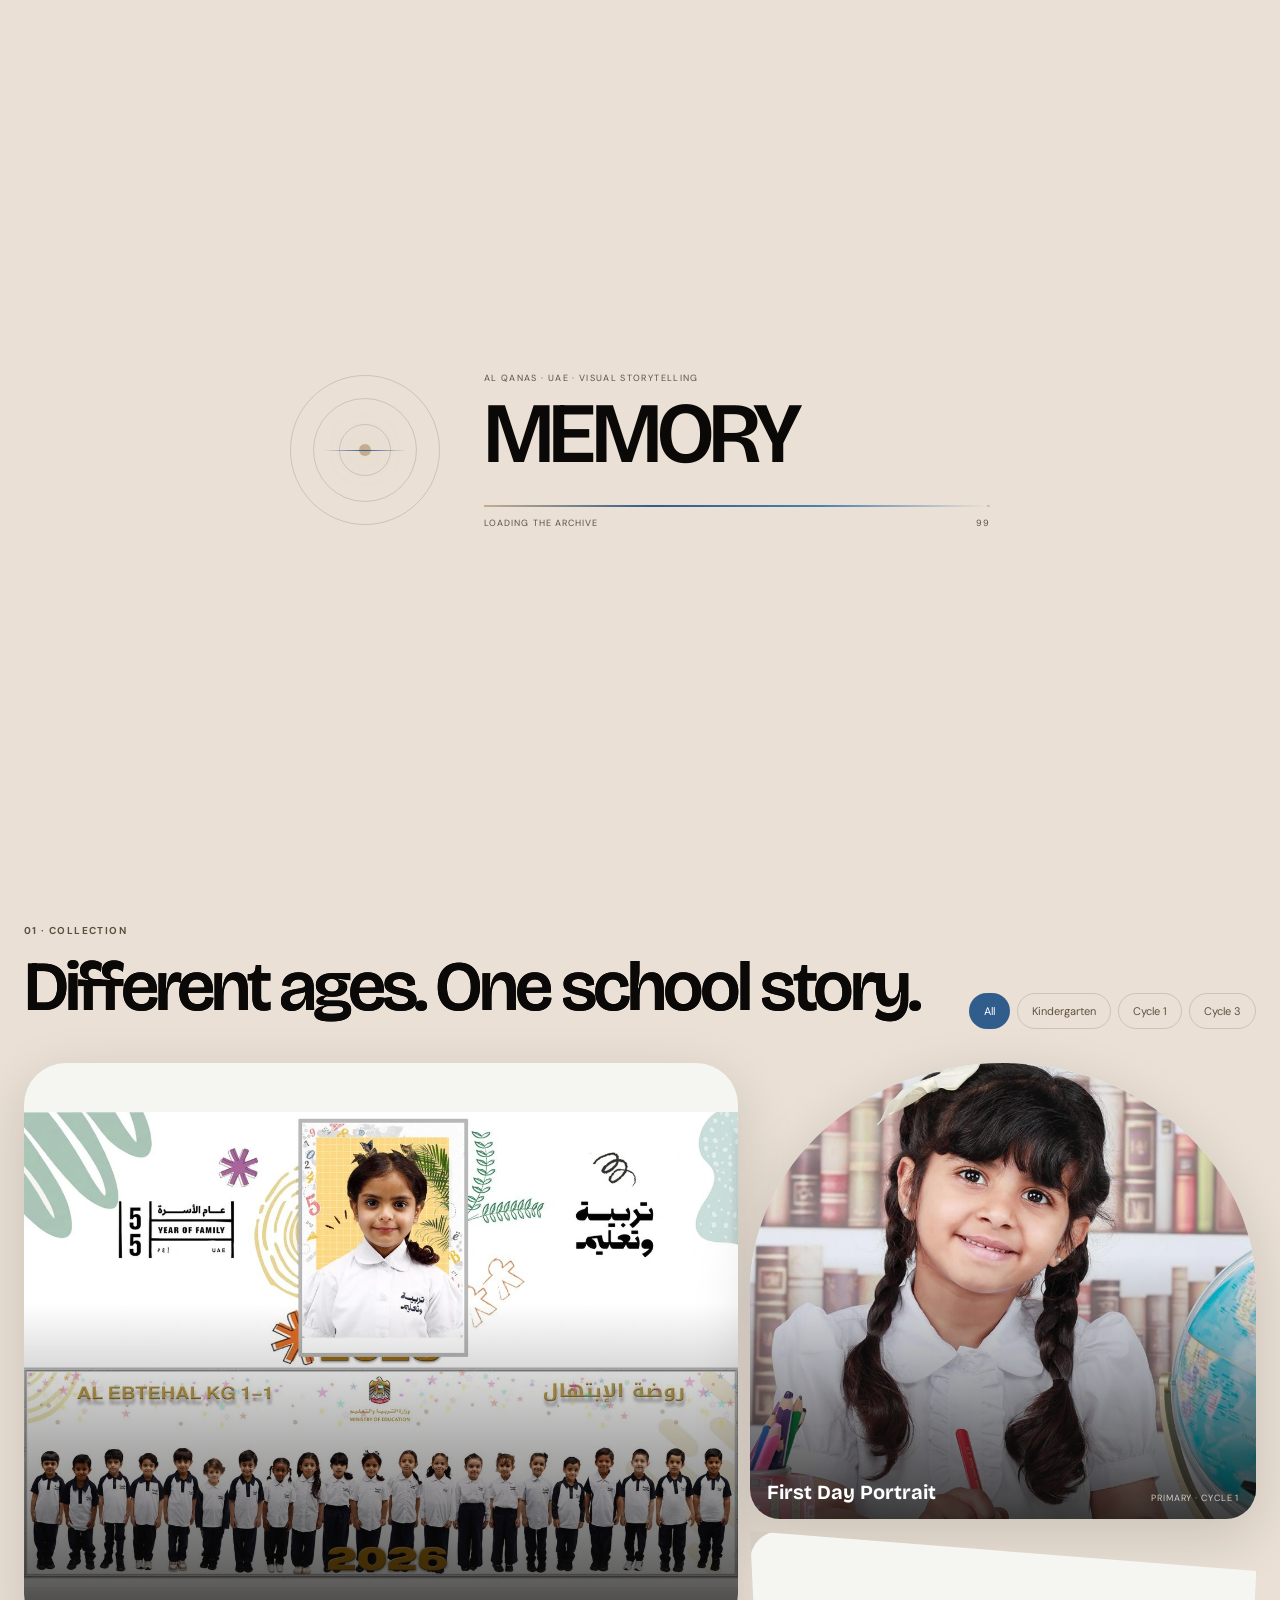
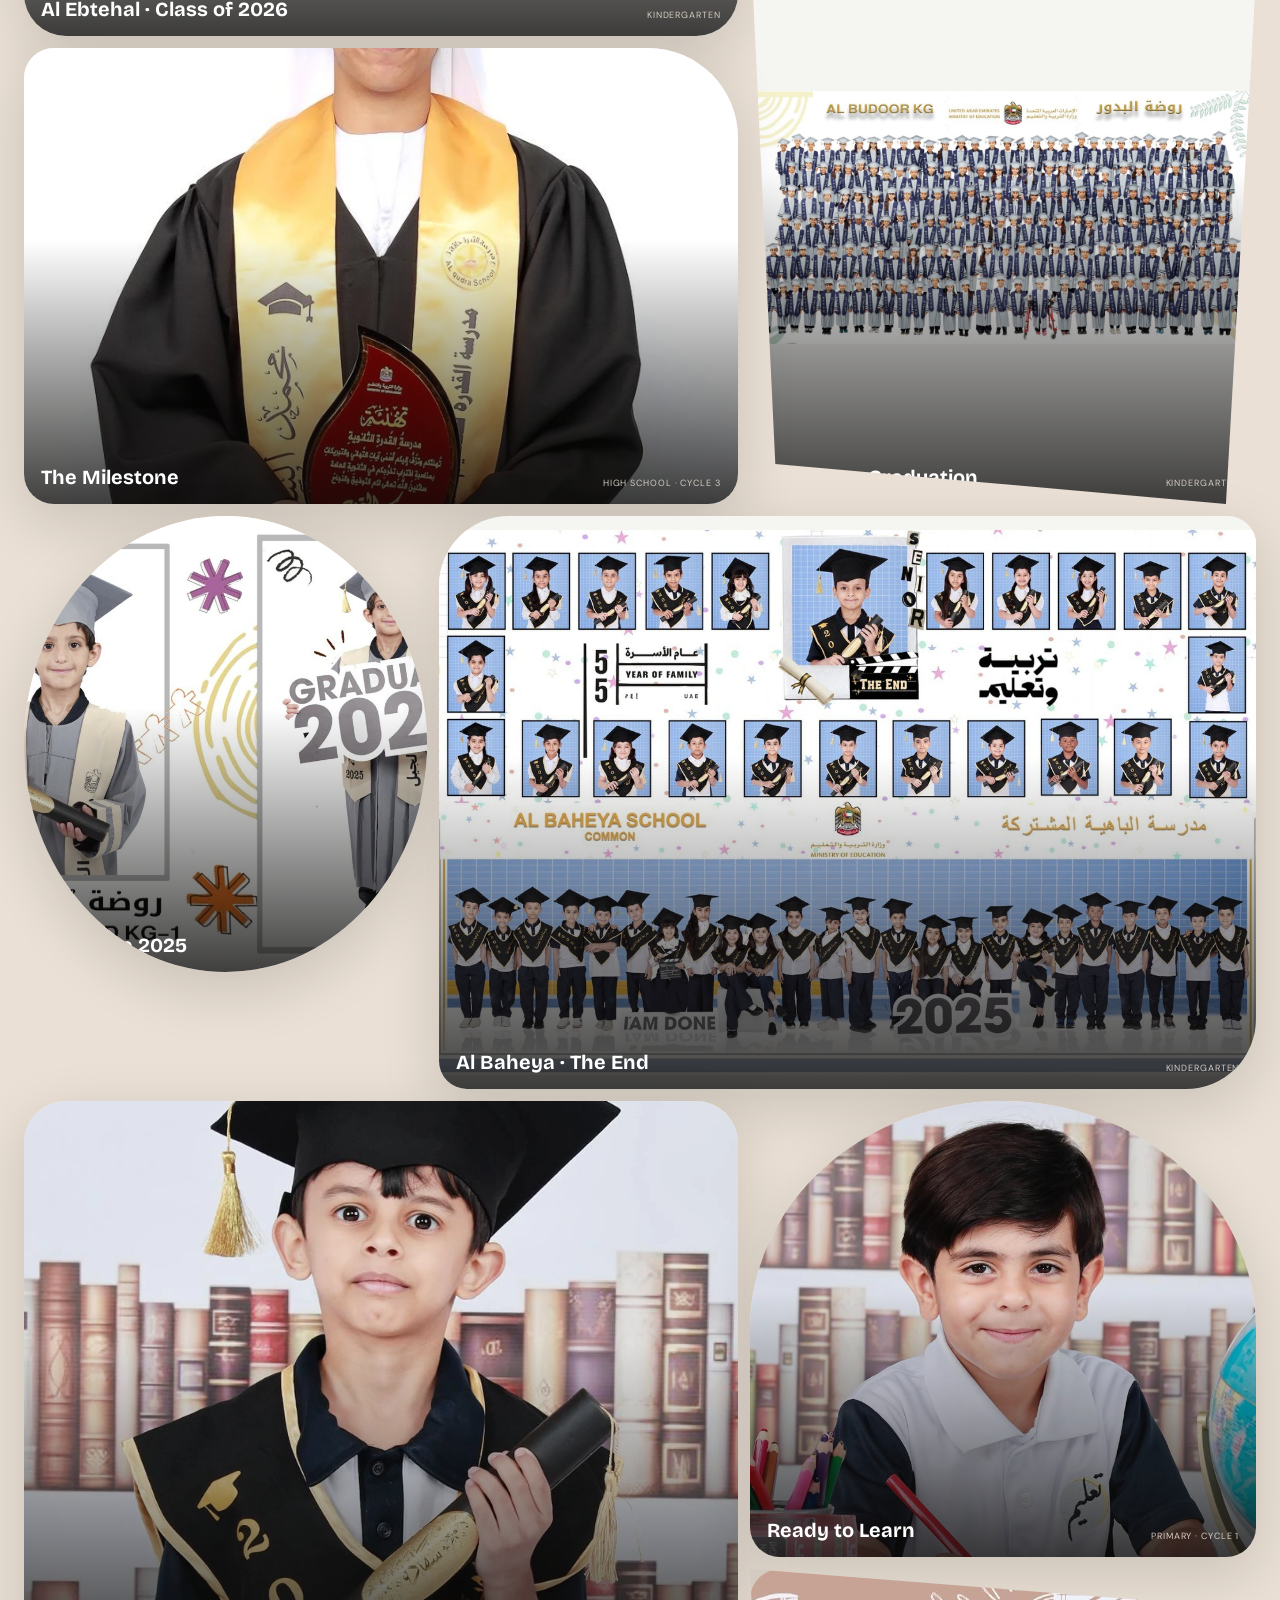
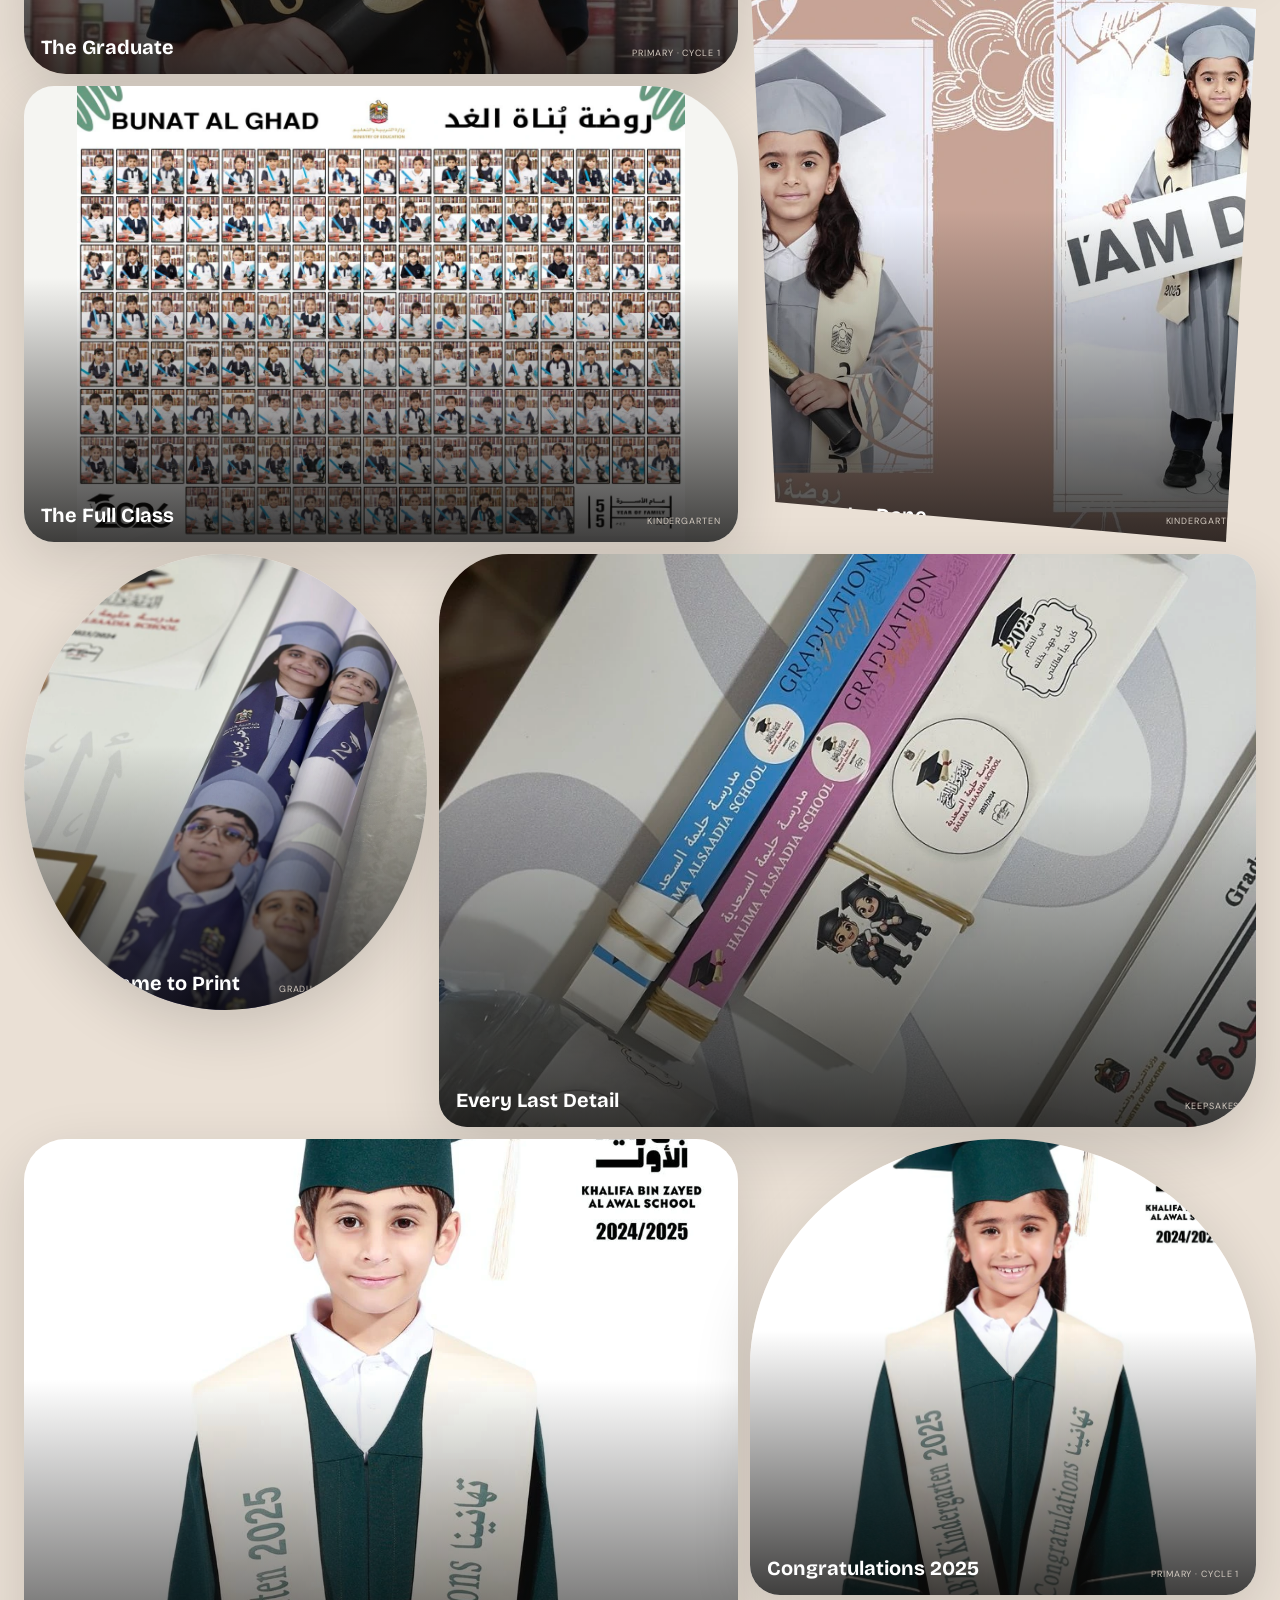
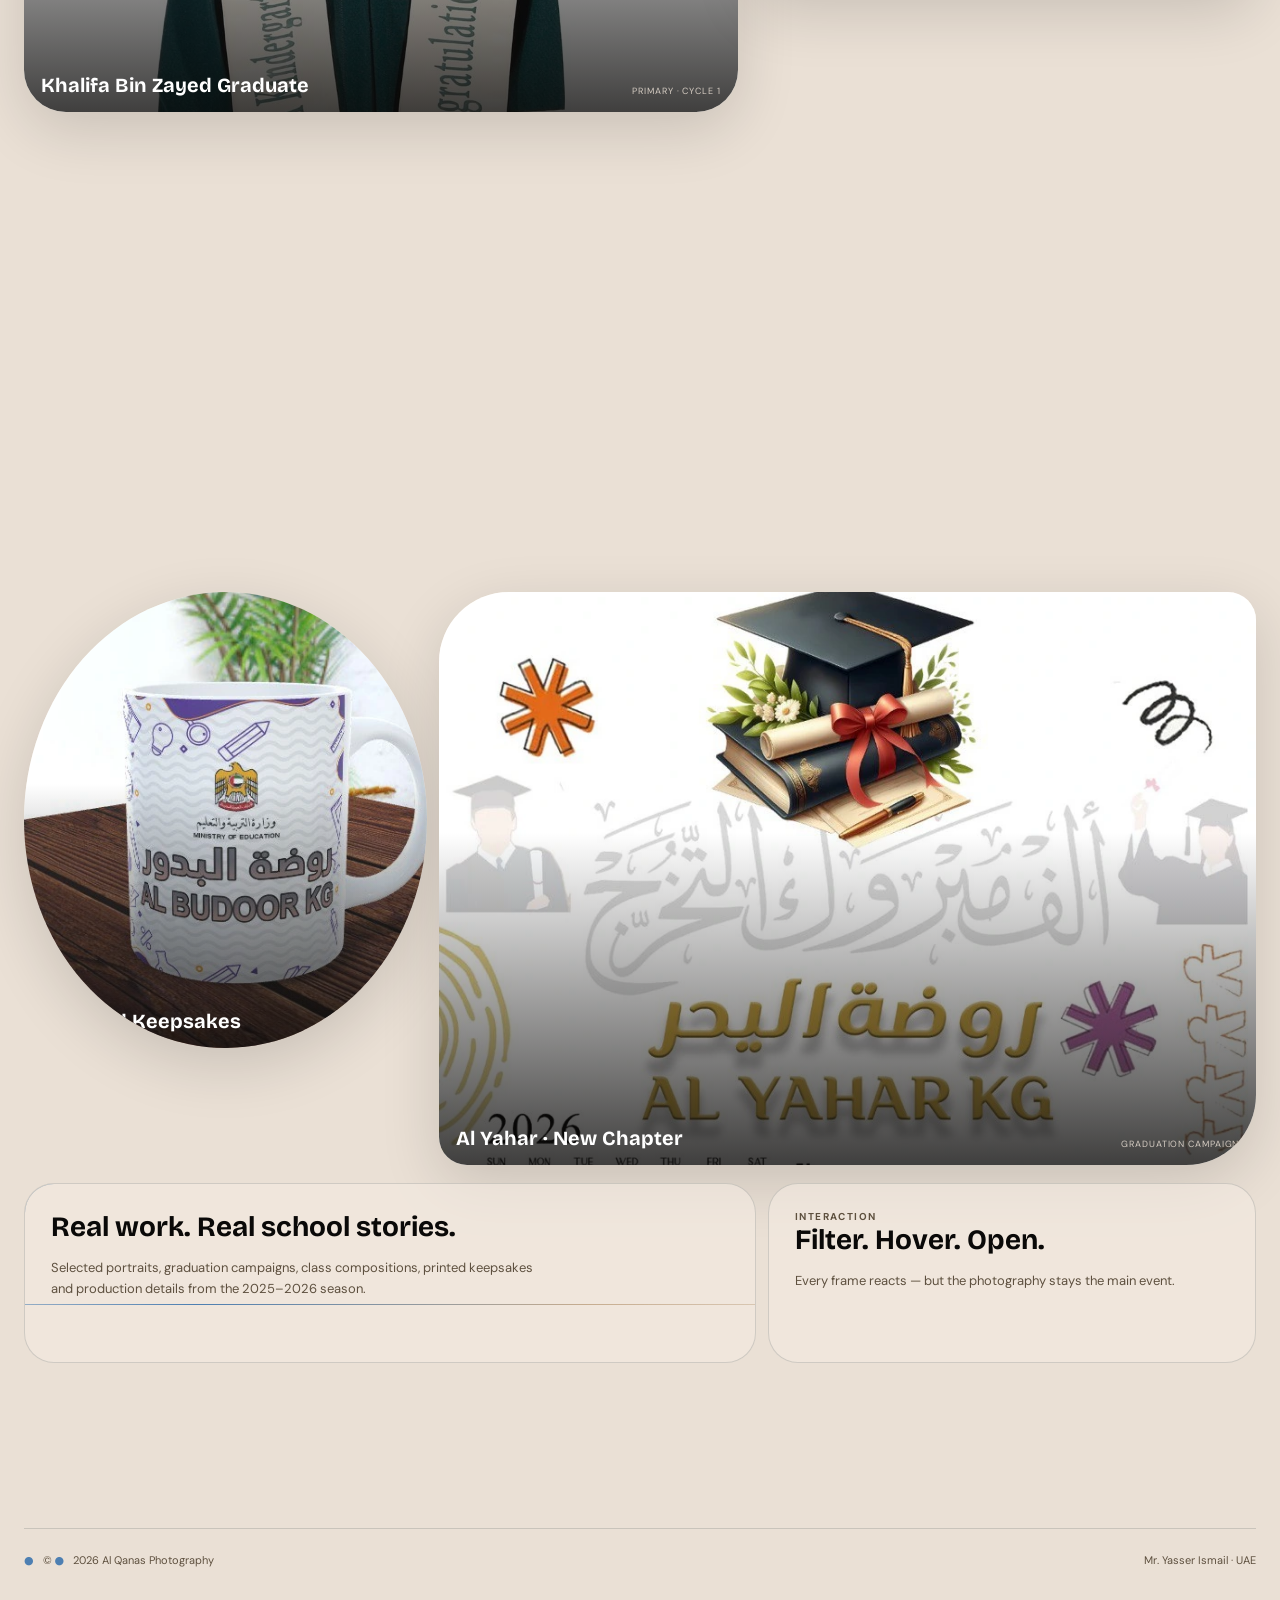
<file: gallery.html>
<!doctype html>
<html lang="en" dir="ltr">
  <head>
    <meta charset="utf-8" />
    <meta name="viewport" content="width=device-width,initial-scale=1" />
    <meta name="theme-color" content="#0A0908" />
    <meta
      name="description"
      content="Al Qanas Photography — premium educational photography by Mr. Yasser Ismail in the UAE."
    />
    <link rel="preconnect" href="https://fonts.googleapis.com" />
    <link rel="preconnect" href="https://fonts.gstatic.com" crossorigin />
    <link
      href="https://fonts.googleapis.com/css2?family=Alexandria:wght@400;500;600;700&family=Bricolage+Grotesque:opsz,wght@12..96,400;12..96,500;12..96,600;12..96,700&family=DM+Sans:opsz,wght@9..40,400;9..40,500;9..40,600;9..40,700&family=Instrument+Serif:ital@0;1&family=Noto+Kufi+Arabic:wght@400;500;600;700&family=Noto+Sans+Arabic:wght@400;500;600;700&display=swap"
      rel="stylesheet"
    />
    <link rel="stylesheet" href="assets/styles.css" />
    <script>
      (() => {
        const t =
          localStorage.getItem("alqanas-theme") ||
          (matchMedia("(prefers-color-scheme: light)").matches
            ? "light"
            : "dark");
        document.documentElement.dataset.theme = t;
        const l = localStorage.getItem("alqanas-lang") || "en";
        document.documentElement.lang = l;
        document.documentElement.dir = l === "ar" ? "rtl" : "ltr";
      })();
    </script>
    <title>Gallery — Al Qanas Photography</title>
  </head>
  <body>
    <div class="noise"></div>
    <canvas class="flicker-grid" id="flickerGrid" aria-hidden="true"></canvas>
    <div class="ambient"><i></i><i></i><i></i></div>
    <div class="page-wipe" id="pageWipe"></div>
    <div class="cursor-ring"></div>
    <div class="cursor-dot"></div>
    <div class="loader" id="loader">
      <div class="loader-stage">
        <div class="loader-iris"><i></i><b></b></div>
        <div class="loader-copy">
          <div class="loader-small">AL QANAS · UAE · VISUAL STORYTELLING</div>
          <div class="loader-word" id="loaderWord">FOCUS</div>
          <div class="loader-line"><b id="loaderBar"></b></div>
          <div class="loader-meta">
            <span>LOADING THE ARCHIVE</span><span id="loaderPct">00</span>
          </div>
        </div>
      </div>
    </div>
    <div class="nav-wrap">
      <nav class="nav glass">
        <a class="brand" data-page-link href="index.html"
          ><span class="brand-mark"
            ><svg viewBox="0 0 48 48" fill="none">
              <circle
                cx="24"
                cy="24"
                r="15"
                stroke="currentColor"
                stroke-width="1.4"
              />
              <circle
                cx="24"
                cy="24"
                r="4"
                stroke="currentColor"
                stroke-width="1.4"
              />
              <path
                d="M24 3v10M24 35v10M3 24h10M35 24h10"
                stroke="currentColor"
                stroke-width="1.4"
              /></svg></span
          ><span>AL QANAS</span></a
        >
        <div class="nav-menu" id="navMenu">
          <a
            data-page-link
            href="index.html"
            class=""
            data-en="Home"
            data-ar="الرئيسية"
            >Home</a
          ><a
            data-page-link
            href="about.html"
            class=""
            data-en="About"
            data-ar="نبذة"
            >About</a
          ><a
            data-page-link
            href="gallery.html"
            class="active"
            data-en="Gallery"
            data-ar="المعرض"
            >Gallery</a
          ><a
            data-page-link
            href="services.html"
            class=""
            data-en="Services"
            data-ar="الخدمات"
            >Services</a
          ><a
            data-page-link
            href="contact.html"
            class="contact-link"
            data-en="Contact"
            data-ar="تواصل"
            >Contact</a
          >
        </div>
        <div class="nav-tools">
          <button class="icon-btn" id="soundBtn" aria-label="Toggle sound">
            <svg viewBox="0 0 24 24" fill="none">
              <path
                d="M5 10v4h3l4 3V7l-4 3H5Z"
                stroke="currentColor"
                stroke-width="1.6"
              />
              <path
                d="M15 9.3a4 4 0 0 1 0 5.4M17.5 7a7.2 7.2 0 0 1 0 10"
                stroke="currentColor"
                stroke-width="1.6"
                stroke-linecap="round"
              />
            </svg></button
          ><button
            class="icon-btn theme-btn"
            id="themeBtn"
            aria-label="Toggle theme"
          >
            <svg viewBox="0 0 24 24" fill="none">
              <circle
                cx="12"
                cy="12"
                r="4"
                stroke="currentColor"
                stroke-width="1.6"
              />
              <path
                d="M12 2v2M12 20v2M2 12h2M20 12h2M5 5l1.5 1.5M17.5 17.5 19 19M19 5l-1.5 1.5M6.5 17.5 5 19"
                stroke="currentColor"
                stroke-width="1.6"
                stroke-linecap="round"
              />
            </svg></button
          ><button
            class="icon-btn lang-btn"
            id="langBtn"
            aria-label="Switch language"
          >
            AR</button
          ><button
            class="icon-btn nav-hamb"
            id="navHamb"
            aria-label="Open menu"
          >
            <svg viewBox="0 0 24 24">
              <path
                d="M5 8h14M5 16h14"
                stroke="currentColor"
                stroke-width="1.7"
                stroke-linecap="round"
              />
            </svg>
          </button>
        </div>
      </nav>
    </div>
    <main>
      <section class="page-hero">
        <div class="shell page-hero-grid">
          <div class="page-hero-copy glass reveal glare">
            <i class="depth-orb"></i>
            <div>
              <div
                class="eyebrow"
                data-en="THE AL QANAS VISUAL ARCHIVE"
                data-ar="الأرشيف البصري للقنّاص"
              >
                THE AL QANAS VISUAL ARCHIVE
              </div>
              <h1 class="page-title display">
                <span data-en="The" data-ar="كل">The</span><br /><span
                  class="serif blue"
                  data-en="Gallery."
                  data-ar="اللقطات."
                  >Gallery.</span
                >
              </h1>
            </div>
            <p
              class="page-lead"
              data-en="School life, framed with patience and intent — from first discoveries to graduation."
              data-ar="الحياة المدرسية مؤطرة بصبر وقصد — من أول اكتشافات الصف إلى التخرج."
            >
              School life, framed with patience and intent — from first
              discoveries to graduation.
            </p>
          </div>
          <div class="gallery-hero-art reveal">
            <div class="gallery-fan">
              <figure class="tilt">
                <img
                  src="assets/portfolio-2026/al-budoor-kg-graduation.webp"
                  alt="Al Budoor Kindergarten graduation class composition"
                />
              </figure>
              <figure class="tilt">
                <img
                  src="assets/portfolio-2026/school-portrait-girl.webp"
                  alt="School portrait by Al Qanas Photography"
                />
              </figure>
              <figure class="tilt">
                <img
                  src="assets/portfolio-2026/cycle3-graduate-award.webp"
                  alt="Cycle 3 graduate portrait with achievement award"
                />
              </figure>
            </div>
          </div>
        </div>
      </section>
      <div class="live-strip">
        <div class="ticker-row">
          <div class="ticker-group">
            <span data-en="KINDERGARTEN" data-ar="رياض الأطفال"
              >KINDERGARTEN</span
            ><span data-en="PRIMARY · CYCLE 1" data-ar="الابتدائية · الحلقة 1"
              >PRIMARY · CYCLE 1</span
            ><span data-en="HIGH SCHOOL · CYCLE 3" data-ar="الثانوية · الحلقة 3"
              >HIGH SCHOOL · CYCLE 3</span
            ><span data-en="SCHOOL PORTRAITS" data-ar="صور مدرسية"
              >SCHOOL PORTRAITS</span
            ><span data-en="EVENTS" data-ar="فعاليات">EVENTS</span
            ><span data-en="GRADUATIONS" data-ar="تخرج">GRADUATIONS</span
            ><span data-en="CLASSROOM STORIES" data-ar="حكايات الصف"
              >CLASSROOM STORIES</span
            >
          </div>
          <div class="ticker-group" aria-hidden="true">
            <span data-en="KINDERGARTEN" data-ar="رياض الأطفال"
              >KINDERGARTEN</span
            ><span data-en="PRIMARY · CYCLE 1" data-ar="الابتدائية · الحلقة 1"
              >PRIMARY · CYCLE 1</span
            ><span data-en="HIGH SCHOOL · CYCLE 3" data-ar="الثانوية · الحلقة 3"
              >HIGH SCHOOL · CYCLE 3</span
            ><span data-en="SCHOOL PORTRAITS" data-ar="صور مدرسية"
              >SCHOOL PORTRAITS</span
            ><span data-en="EVENTS" data-ar="فعاليات">EVENTS</span
            ><span data-en="GRADUATIONS" data-ar="تخرج">GRADUATIONS</span
            ><span data-en="CLASSROOM STORIES" data-ar="حكايات الصف"
              >CLASSROOM STORIES</span
            >
          </div>
        </div>
      </div>
      <section class="gallery-section">
        <div class="shell">
          <div class="gallery-head reveal">
            <div>
              <div
                class="kicker"
                data-en="01 · COLLECTION"
                data-ar="01 · المجموعة"
              >
                01 · COLLECTION
              </div>
              <h2
                class="display"
                data-en="Different ages. One school story."
                data-ar="مراحل مختلفة. حكاية مدرسية واحدة."
              >
                Different ages. One school story.
              </h2>
            </div>
            <div class="filters">
              <button
                class="filter-btn active magnetic"
                data-filter="all"
                data-en="All"
                data-ar="الكل"
              >
                All</button
              ><button
                class="filter-btn magnetic"
                data-filter="kg"
                data-en="Kindergarten"
                data-ar="رياض الأطفال"
              >
                Kindergarten</button
              ><button
                class="filter-btn magnetic"
                data-filter="c1"
                data-en="Cycle 1"
                data-ar="الحلقة 1"
              >
                Cycle 1</button
              ><button
                class="filter-btn magnetic"
                data-filter="c3"
                data-en="Cycle 3"
                data-ar="الحلقة 3"
              >
                Cycle 3
              </button>
            </div>
          </div>
          <div class="gallery-grid">
            <button class="gitem a tilt reveal glare" data-cat="kg">
              <img
                src="assets/portfolio-2026/al-ebtethal-kg-class.webp"
                alt="Al Ebtehal Kindergarten class of 2026"
              /><span
                ><b data-en="Al Ebtehal · Class of 2026" data-ar="روضة الابتهال · دفعة 2026"
                  >Al Ebtehal · Class of 2026</b
                ><small data-en="Kindergarten" data-ar="رياض الأطفال"
                  >Kindergarten</small
                ></span
              ></button
            ><button class="gitem b tilt reveal glare" data-cat="kg">
              <img
                src="assets/portfolio-2026/school-portrait-girl.webp"
                alt="Primary school portrait with classroom styling"
              /><span
                ><b data-en="First Day Portrait" data-ar="بورتريه اليوم الأول">First Day Portrait</b
                ><small data-en="Primary · Cycle 1" data-ar="الابتدائية · الحلقة 1"
                  >Primary · Cycle 1</small
                ></span
              ></button
            ><button class="gitem c tilt reveal glare" data-cat="kg">
              <img
                src="assets/portfolio-2026/al-budoor-kg-graduation.webp"
                alt="Al Budoor Kindergarten graduation class design"
              /><span
                ><b data-en="Al Budoor Graduation" data-ar="تخرج روضة البدور">Al Budoor Graduation</b
                ><small
                  data-en="Kindergarten"
                  data-ar="رياض الأطفال"
                  >Kindergarten</small
                ></span
              ></button
            ><button class="gitem d tilt reveal glare" data-cat="c3">
              <img
                src="assets/portfolio-2026/cycle3-graduate-award.webp"
                alt="High school graduate holding an award"
              /><span
                ><b data-en="The Milestone" data-ar="المحطة المهمة"
                  >The Milestone</b
                ><small
                  data-en="High School · Cycle 3"
                  data-ar="الثانوية · الحلقة 3"
                  >High School · Cycle 3</small
                ></span
              ></button
            ><button class="gitem e tilt reveal glare" data-cat="kg">
              <img
                src="assets/portfolio-2026/bunat-al-ghad-graduate.webp"
                alt="Bunat Al Ghad Kindergarten graduate portrait"
              /><span
                ><b data-en="Graduate 2025" data-ar="خريج 2025"
                  >Graduate 2025</b
                ><small data-en="Kindergarten" data-ar="رياض الأطفال"
                  >Kindergarten</small
                ></span
              ></button
            ><button class="gitem f tilt reveal glare" data-cat="kg">
              <img
                src="assets/portfolio-2026/al-baheya-graduation.webp"
                alt="Al Baheya School graduation class composition"
              /><span
                ><b data-en="Al Baheya · The End" data-ar="الباهية · الختام"
                  >Al Baheya · The End</b
                ><small
                  data-en="Kindergarten"
                  data-ar="رياض الأطفال"
                  >Kindergarten</small
                ></span
              >
            </button>
            <button class="gitem a tilt reveal glare" data-cat="c1">
              <img src="assets/portfolio-2026/graduate-portrait-books.webp" alt="Primary graduate portrait with books backdrop" loading="lazy" />
              <span><b data-en="The Graduate" data-ar="الخريج">The Graduate</b><small data-en="Primary · Cycle 1" data-ar="الابتدائية · الحلقة 1">Primary · Cycle 1</small></span>
            </button>
            <button class="gitem b tilt reveal glare" data-cat="c1">
              <img src="assets/portfolio-2026/school-portrait-boy.webp" alt="Primary school boy portrait" loading="lazy" />
              <span><b data-en="Ready to Learn" data-ar="مستعد للتعلّم">Ready to Learn</b><small data-en="Primary · Cycle 1" data-ar="الابتدائية · الحلقة 1">Primary · Cycle 1</small></span>
            </button>
            <button class="gitem c tilt reveal glare" data-cat="kg">
              <img src="assets/portfolio-2026/al-jeel-graduate-girl.webp" alt="Al Jeel Kindergarten graduate portrait" loading="lazy" />
              <span><b data-en="Al Jeel · I’m Done" data-ar="روضة الجيل · أنجزت">Al Jeel · I’m Done</b><small data-en="Kindergarten" data-ar="رياض الأطفال">Kindergarten</small></span>
            </button>
            <button class="gitem d tilt reveal glare" data-cat="kg">
              <img src="assets/portfolio-2026/bunat-al-ghad-portrait-wall.webp" alt="Bunat Al Ghad student portrait collection" loading="lazy" />
              <span><b data-en="The Full Class" data-ar="الصف الكامل">The Full Class</b><small data-en="Kindergarten" data-ar="رياض الأطفال">Kindergarten</small></span>
            </button>
            <button class="gitem e tilt reveal glare" data-cat="c3">
              <img src="assets/portfolio-2026/graduation-prints-detail.webp" alt="Printed graduation portrait collection" loading="lazy" />
              <span><b data-en="From Frame to Print" data-ar="من الإطار إلى الطباعة">From Frame to Print</b><small data-en="Graduation Production" data-ar="إنتاج التخرج">Graduation Production</small></span>
            </button>
            <button class="gitem f tilt reveal glare" data-cat="kg">
              <img src="assets/portfolio-2026/graduation-packaging-detail.webp" alt="Custom graduation packaging and keepsakes" loading="lazy" />
              <span><b data-en="Every Last Detail" data-ar="كل التفاصيل">Every Last Detail</b><small data-en="Keepsakes" data-ar="تذكارات">Keepsakes</small></span>
            </button>
            <button class="gitem a tilt reveal glare" data-cat="c1">
              <img src="assets/portfolio-2026/kbz-graduate-boy.webp" alt="Khalifa Bin Zayed Al Awal School graduate portrait" loading="lazy" />
              <span><b data-en="Khalifa Bin Zayed Graduate" data-ar="خريج خليفة بن زايد">Khalifa Bin Zayed Graduate</b><small data-en="Primary · Cycle 1" data-ar="الابتدائية · الحلقة 1">Primary · Cycle 1</small></span>
            </button>
            <button class="gitem b tilt reveal glare" data-cat="c1">
              <img src="assets/portfolio-2026/kbz-graduate-girl.webp" alt="Khalifa Bin Zayed Al Awal School graduate portrait" loading="lazy" />
              <span><b data-en="Congratulations 2025" data-ar="تهانينا 2025">Congratulations 2025</b><small data-en="Primary · Cycle 1" data-ar="الابتدائية · الحلقة 1">Primary · Cycle 1</small></span>
            </button>
            <button class="gitem c tilt reveal glare" data-cat="kg">
              <img src="assets/portfolio-2026/al-jeel-graduate-boy.webp" alt="Al Jeel Kindergarten graduate portrait" loading="lazy" />
              <span><b data-en="Al Jeel Graduate" data-ar="خريج روضة الجيل">Al Jeel Graduate</b><small data-en="Kindergarten" data-ar="رياض الأطفال">Kindergarten</small></span>
            </button>
            <button class="gitem d tilt reveal glare" data-cat="kg">
              <img src="assets/portfolio-2026/bunat-al-ghad-class.webp" alt="Bunat Al Ghad Kindergarten class composition" loading="lazy" />
              <span><b data-en="Bunat Al Ghad · 2026" data-ar="بناة الغد · 2026">Bunat Al Ghad · 2026</b><small data-en="Kindergarten" data-ar="رياض الأطفال">Kindergarten</small></span>
            </button>
            <button class="gitem e tilt reveal glare" data-cat="kg">
              <img src="assets/portfolio-2026/al-budoor-mug.webp" alt="Al Budoor Kindergarten custom photo mug" loading="lazy" />
              <span><b data-en="Branded Keepsakes" data-ar="تذكارات مصممة">Branded Keepsakes</b><small data-en="Production" data-ar="الإنتاج">Production</small></span>
            </button>
            <button class="gitem f tilt reveal glare" data-cat="kg">
              <img src="assets/portfolio-2026/al-yahar-graduation-poster.webp" alt="Al Yahar Kindergarten 2026 graduation poster" loading="lazy" />
              <span><b data-en="Al Yahar · New Chapter" data-ar="روضة اليحر · فصل جديد">Al Yahar · New Chapter</b><small data-en="Graduation Campaign" data-ar="حملة التخرج">Graduation Campaign</small></span>
            </button>
          </div>
          <div class="gallery-notes">
            <article class="gallery-note border-beam reveal">
              <h3
                data-en="Real work. Real school stories."
                data-ar="أعمال حقيقية. حكايات مدرسية حقيقية."
              >
                Real work. Real school stories.
              </h3>
              <p
                data-en="Selected portraits, graduation campaigns, class compositions, printed keepsakes and production details from the 2025–2026 season."
                data-ar="مختارات من البورتريه وحملات التخرج والتكوينات الصفية والتذكارات المطبوعة وتفاصيل الإنتاج لموسم 2025–2026."
              >
                Selected portraits, graduation campaigns, class compositions
                and production details from the 2025–2026 season.
              </p>
              <i class="moving-line"></i>
            </article>
            <article class="gallery-note reveal tilt">
              <div class="kicker" data-en="INTERACTION" data-ar="التفاعل">
                INTERACTION
              </div>
              <h3 data-en="Filter. Hover. Open." data-ar="افرز. مرّر. افتح.">
                Filter. Hover. Open.
              </h3>
              <p
                data-en="Every frame reacts — but the photography stays the main event."
                data-ar="كل إطار يتفاعل — لكن الصورة تبقى هي الأساس."
              >
                Every frame reacts — but the photography stays the main event.
              </p>
            </article>
          </div>
        </div>
      </section>
    </main>
    <div class="lightbox" id="lightbox" role="dialog" aria-modal="true" aria-hidden="true" aria-label="Photography viewer">
      <div class="lightbox-bg"></div>
      <div class="lightbox-frame">
        <img id="lbImg" alt="" />
        <div class="lightbox-ui">
          <div>
            <small id="lbCount">01 / 06</small><br /><b id="lbTitle">Gallery</b>
          </div>
          <div class="lightbox-actions">
            <button id="lbPrev" aria-label="Previous">←</button
            ><button id="lbNext" aria-label="Next">→</button
            ><button id="lbClose" aria-label="Close">×</button>
          </div>
        </div>
      </div>
    </div>
    <footer>
      <div class="shell footer-row">
        <span>© <span id="year"></span> Al Qanas Photography</span
        ><span
          data-en="Mr. Yasser Ismail · UAE"
          data-ar="الأستاذ ياسر إسماعيل · الإمارات"
          >Mr. Yasser Ismail · UAE</span
        >
      </div>
    </footer>
    <script src="assets/app.js?v=8"></script>
  </body>
</html>
</file>
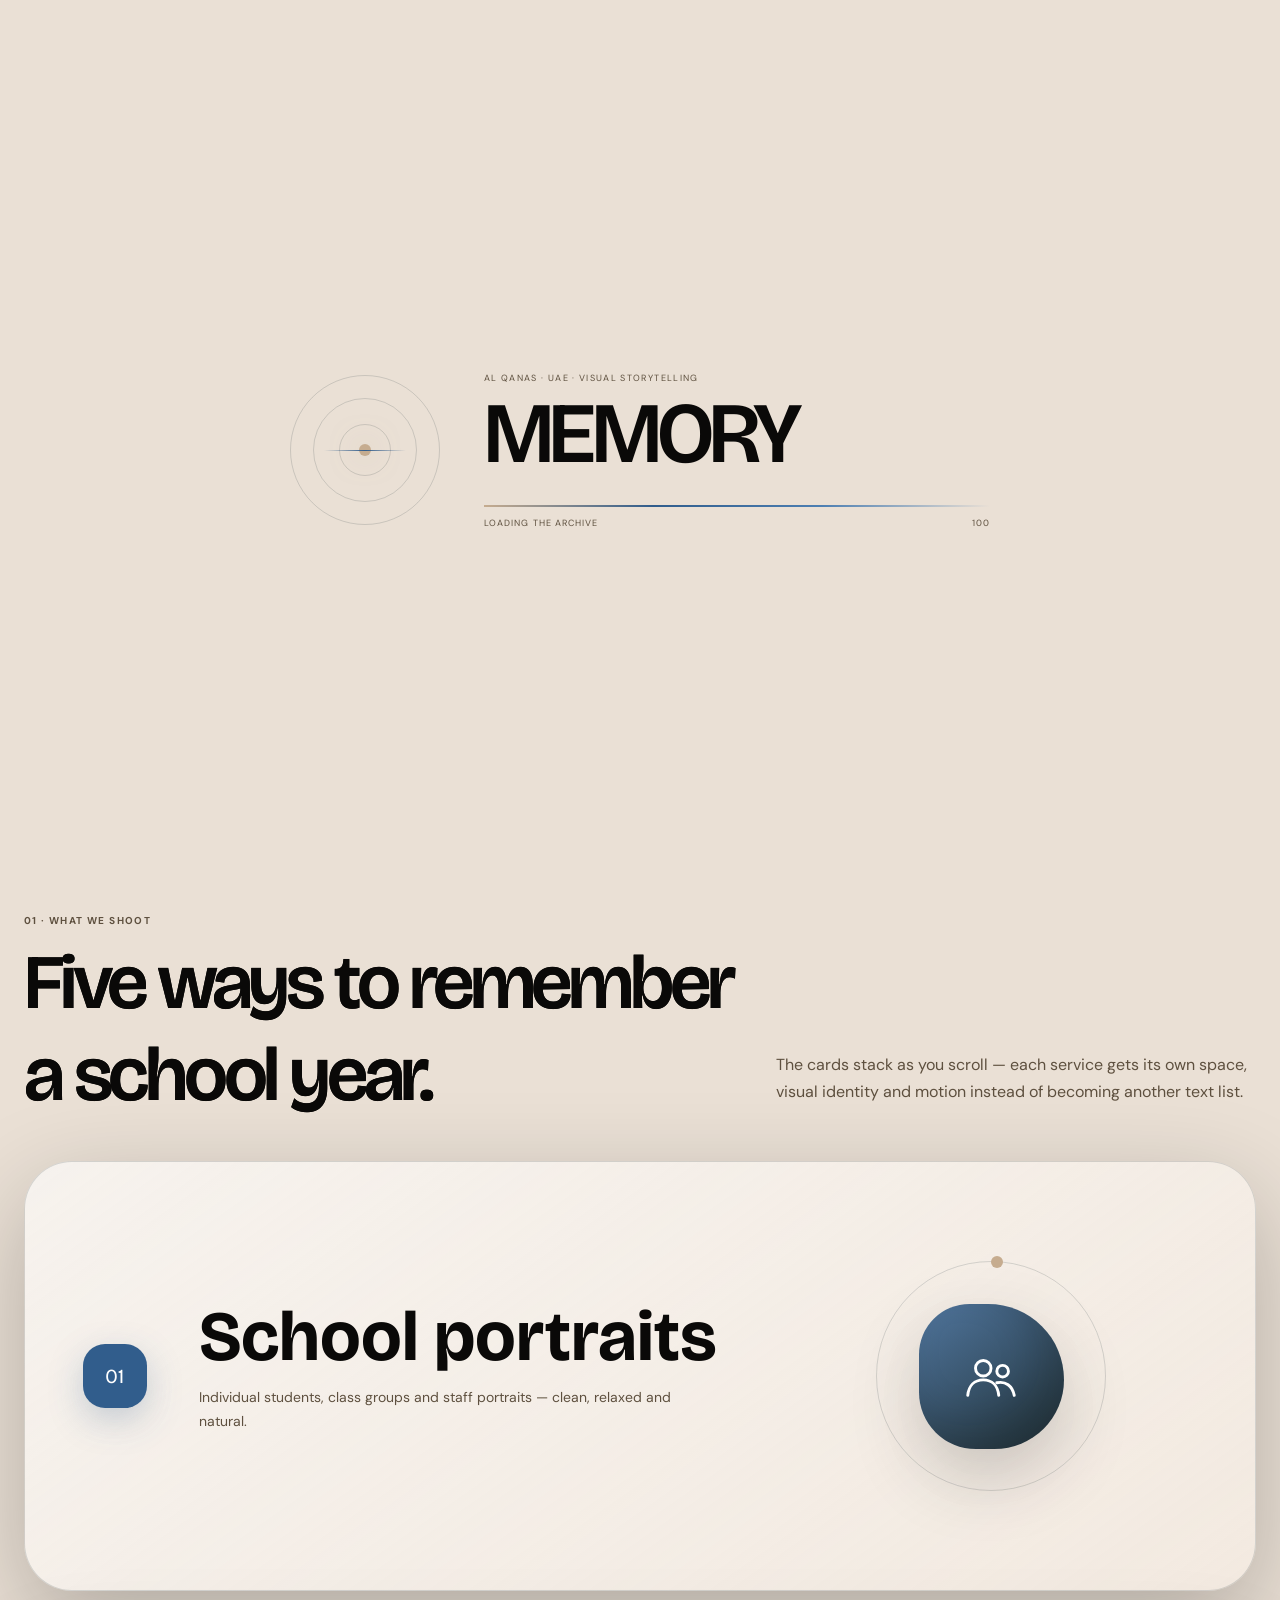
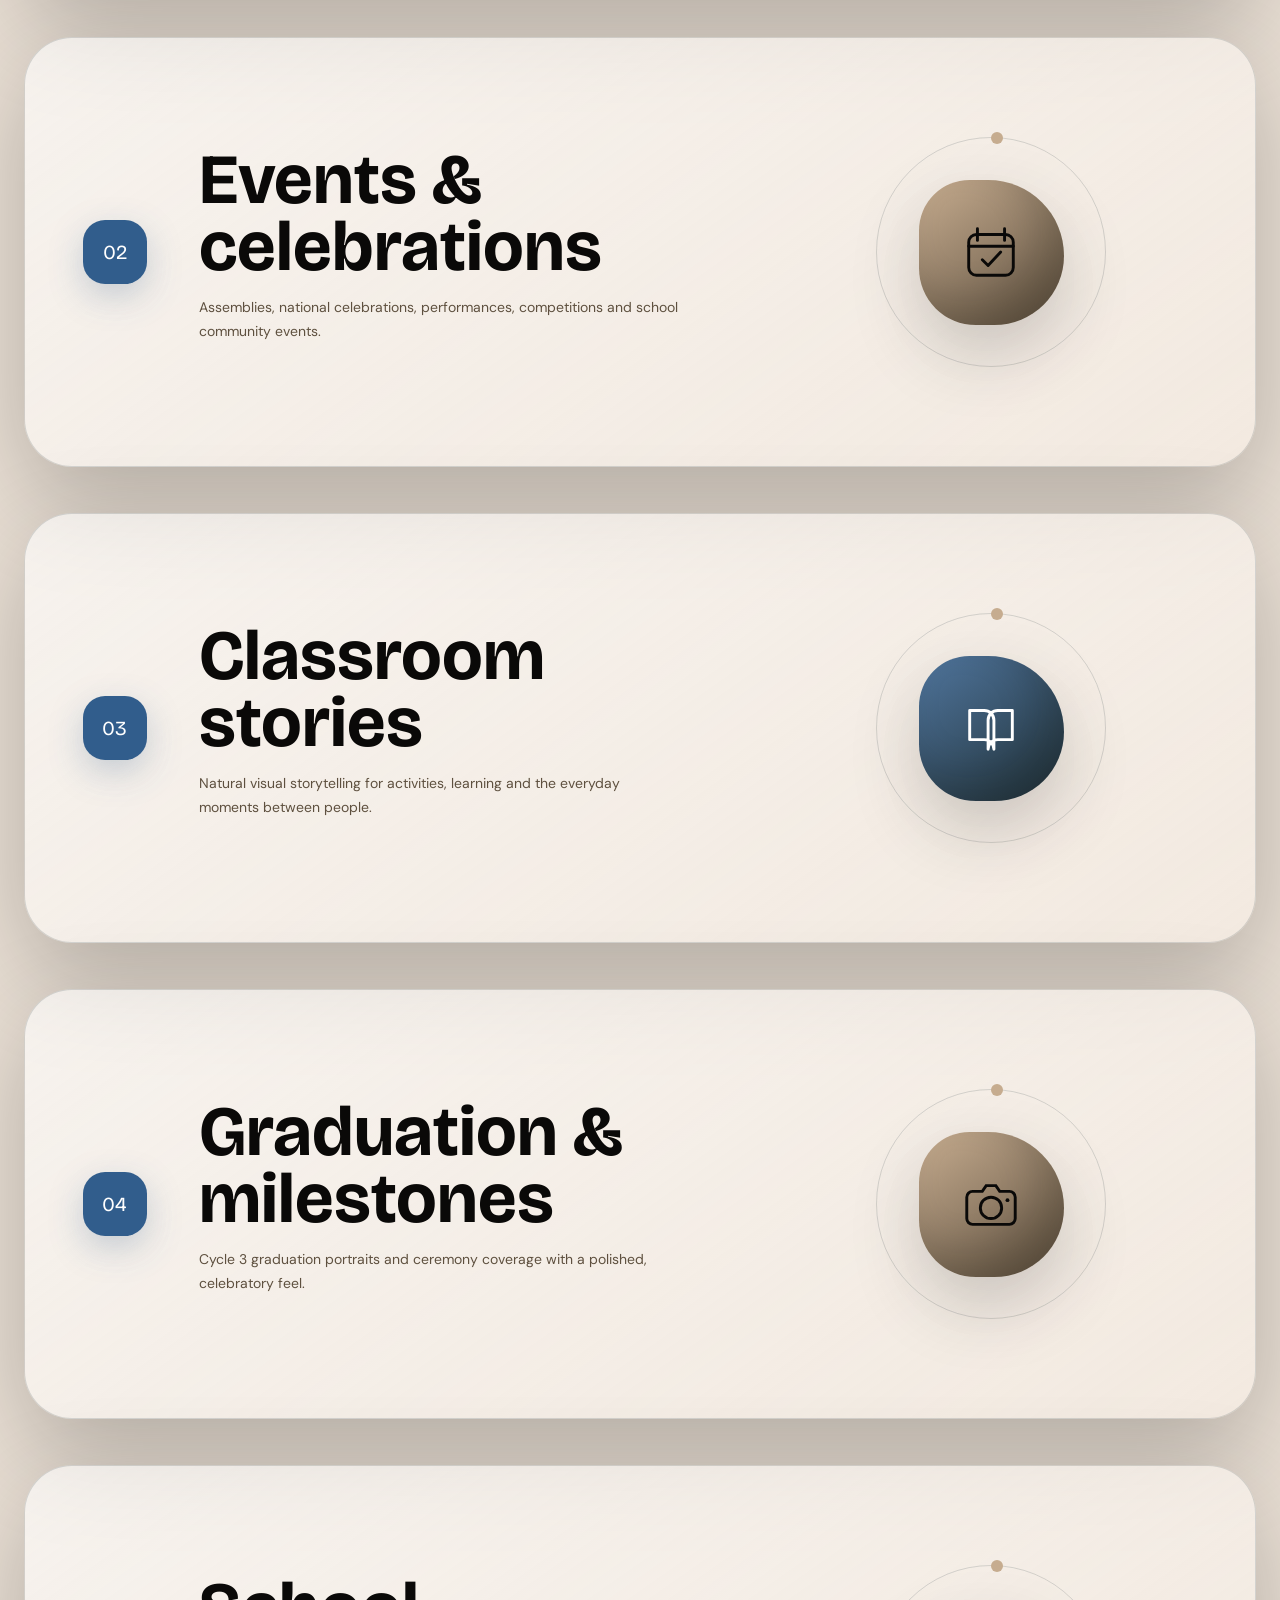
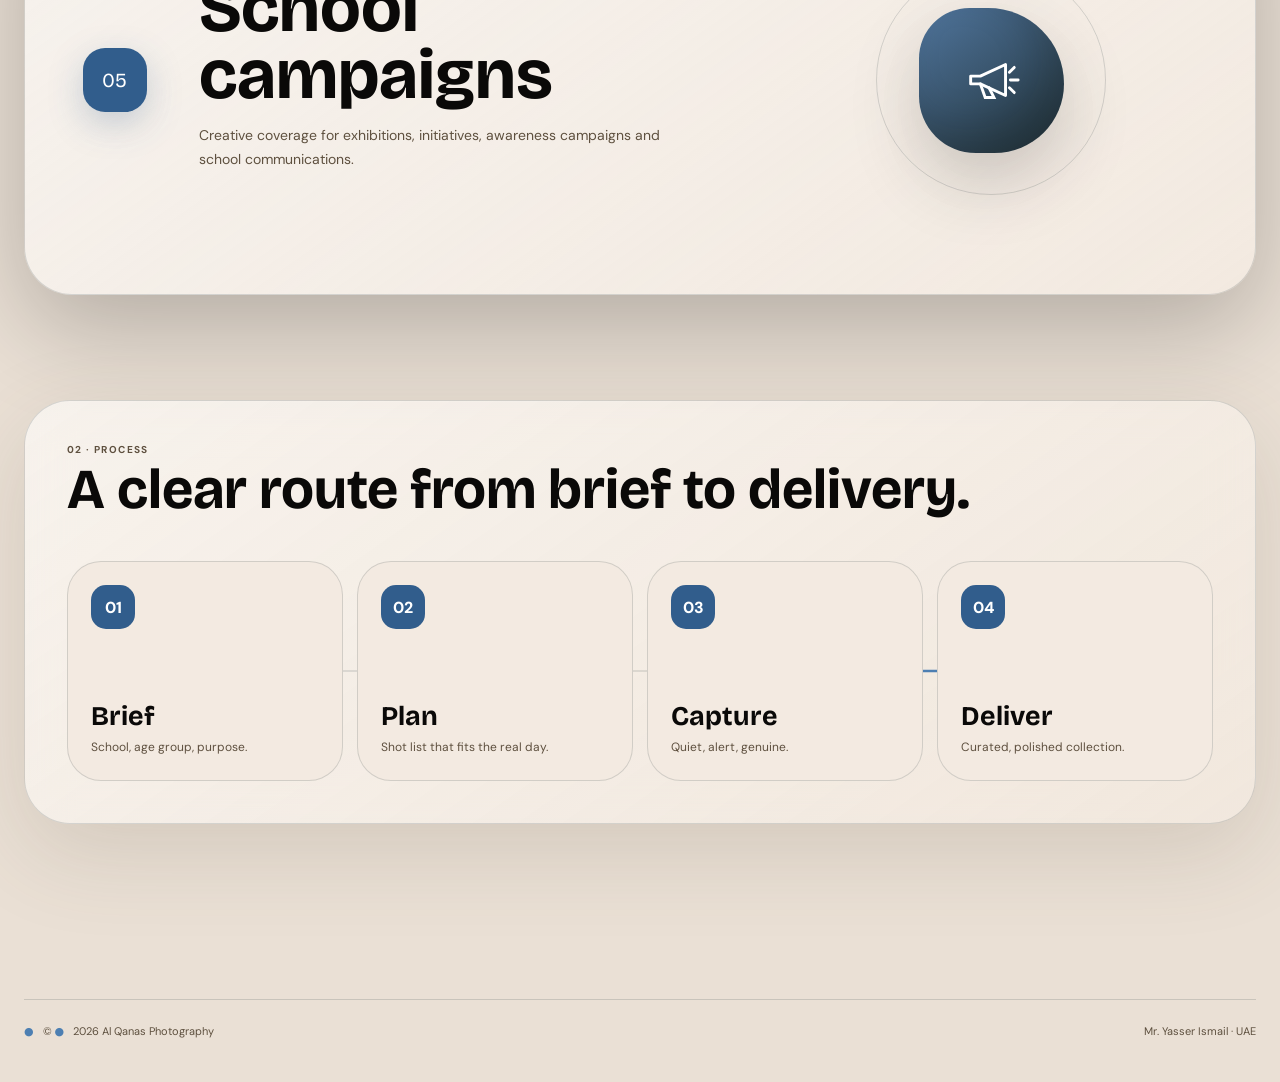
<file: services.html>
<!doctype html>
<html lang="en" dir="ltr">
  <head>
    <meta charset="utf-8" />
    <meta name="viewport" content="width=device-width,initial-scale=1" />
    <meta name="theme-color" content="#0A0908" />
    <meta
      name="description"
      content="Al Qanas Photography — premium educational photography by Mr. Yasser Ismail in the UAE."
    />
    <link rel="preconnect" href="https://fonts.googleapis.com" />
    <link rel="preconnect" href="https://fonts.gstatic.com" crossorigin />
    <link
      href="https://fonts.googleapis.com/css2?family=Alexandria:wght@400;500;600;700&family=Bricolage+Grotesque:opsz,wght@12..96,400;12..96,500;12..96,600;12..96,700&family=DM+Sans:opsz,wght@9..40,400;9..40,500;9..40,600;9..40,700&family=Instrument+Serif:ital@0;1&family=Noto+Kufi+Arabic:wght@400;500;600;700&family=Noto+Sans+Arabic:wght@400;500;600;700&display=swap"
      rel="stylesheet"
    />
    <link rel="stylesheet" href="assets/styles.css" />
    <script>
      (() => {
        const t =
          localStorage.getItem("alqanas-theme") ||
          (matchMedia("(prefers-color-scheme: light)").matches
            ? "light"
            : "dark");
        document.documentElement.dataset.theme = t;
        const l = localStorage.getItem("alqanas-lang") || "en";
        document.documentElement.lang = l;
        document.documentElement.dir = l === "ar" ? "rtl" : "ltr";
      })();
    </script>
    <title>Services — Al Qanas Photography</title>
  </head>
  <body>
    <div class="noise"></div>
    <canvas class="flicker-grid" id="flickerGrid" aria-hidden="true"></canvas>
    <div class="ambient"><i></i><i></i><i></i></div>
    <div class="page-wipe" id="pageWipe"></div>
    <div class="cursor-ring"></div>
    <div class="cursor-dot"></div>
    <div class="loader" id="loader">
      <div class="loader-stage">
        <div class="loader-iris"><i></i><b></b></div>
        <div class="loader-copy">
          <div class="loader-small">AL QANAS · UAE · VISUAL STORYTELLING</div>
          <div class="loader-word" id="loaderWord">FOCUS</div>
          <div class="loader-line"><b id="loaderBar"></b></div>
          <div class="loader-meta">
            <span>LOADING THE ARCHIVE</span><span id="loaderPct">00</span>
          </div>
        </div>
      </div>
    </div>
    <div class="nav-wrap">
      <nav class="nav glass">
        <a class="brand" data-page-link href="index.html"
          ><span class="brand-mark"
            ><svg viewBox="0 0 48 48" fill="none">
              <circle
                cx="24"
                cy="24"
                r="15"
                stroke="currentColor"
                stroke-width="1.4"
              />
              <circle
                cx="24"
                cy="24"
                r="4"
                stroke="currentColor"
                stroke-width="1.4"
              />
              <path
                d="M24 3v10M24 35v10M3 24h10M35 24h10"
                stroke="currentColor"
                stroke-width="1.4"
              /></svg></span
          ><span>AL QANAS</span></a
        >
        <div class="nav-menu" id="navMenu">
          <a
            data-page-link
            href="index.html"
            class=""
            data-en="Home"
            data-ar="الرئيسية"
            >Home</a
          ><a
            data-page-link
            href="about.html"
            class=""
            data-en="About"
            data-ar="نبذة"
            >About</a
          ><a
            data-page-link
            href="gallery.html"
            class=""
            data-en="Gallery"
            data-ar="المعرض"
            >Gallery</a
          ><a
            data-page-link
            href="services.html"
            class="active"
            data-en="Services"
            data-ar="الخدمات"
            >Services</a
          ><a
            data-page-link
            href="contact.html"
            class="contact-link"
            data-en="Contact"
            data-ar="تواصل"
            >Contact</a
          >
        </div>
        <div class="nav-tools">
          <button class="icon-btn" id="soundBtn" aria-label="Toggle sound">
            <svg viewBox="0 0 24 24" fill="none">
              <path
                d="M5 10v4h3l4 3V7l-4 3H5Z"
                stroke="currentColor"
                stroke-width="1.6"
              />
              <path
                d="M15 9.3a4 4 0 0 1 0 5.4M17.5 7a7.2 7.2 0 0 1 0 10"
                stroke="currentColor"
                stroke-width="1.6"
                stroke-linecap="round"
              />
            </svg></button
          ><button
            class="icon-btn theme-btn"
            id="themeBtn"
            aria-label="Toggle theme"
          >
            <svg viewBox="0 0 24 24" fill="none">
              <circle
                cx="12"
                cy="12"
                r="4"
                stroke="currentColor"
                stroke-width="1.6"
              />
              <path
                d="M12 2v2M12 20v2M2 12h2M20 12h2M5 5l1.5 1.5M17.5 17.5 19 19M19 5l-1.5 1.5M6.5 17.5 5 19"
                stroke="currentColor"
                stroke-width="1.6"
                stroke-linecap="round"
              />
            </svg></button
          ><button
            class="icon-btn lang-btn"
            id="langBtn"
            aria-label="Switch language"
          >
            AR</button
          ><button
            class="icon-btn nav-hamb"
            id="navHamb"
            aria-label="Open menu"
          >
            <svg viewBox="0 0 24 24">
              <path
                d="M5 8h14M5 16h14"
                stroke="currentColor"
                stroke-width="1.7"
                stroke-linecap="round"
              />
            </svg>
          </button>
        </div>
      </nav>
    </div>
    <main>
      <section class="page-hero">
        <div class="shell page-hero-grid">
          <div class="page-hero-copy glass reveal glare">
            <i class="depth-orb"></i>
            <div>
              <div class="eyebrow" data-en="SERVICES" data-ar="الخدمات">
                SERVICES
              </div>
              <h1 class="page-title display">
                <span data-en="Made for" data-ar="مصمم لأجل">Made for</span
                ><br /><span
                  class="serif blue"
                  data-en="school life."
                  data-ar="الحياة المدرسية."
                  >school life.</span
                >
              </h1>
            </div>
            <p
              class="page-lead"
              data-en="A focused visual service for Kindergarten, Primary School (Cycle 1) and High School (Cycle 3)."
              data-ar="خدمة بصرية مركزة لرياض الأطفال والمدارس الابتدائية (الحلقة 1) والثانوية (الحلقة 3)."
            >
              A focused visual service for Kindergarten, Primary School and High
              School.
            </p>
          </div>
          <div class="services-hero-art reveal">
            <div class="service-ring r1"></div>
            <div class="service-ring r2"></div>
            <div class="service-sphere"></div>
            <span class="service-float f1" data-en="PORTRAITS" data-ar="بورتريه"
              >PORTRAITS</span
            ><span class="service-float f2" data-en="EVENTS" data-ar="فعاليات"
              >EVENTS</span
            ><span class="service-float f3" data-en="STORIES" data-ar="حكايات"
              >STORIES</span
            >
          </div>
        </div>
      </section>
      <div class="live-strip">
        <div class="ticker-row">
          <div class="ticker-group">
            <span data-en="KINDERGARTEN" data-ar="رياض الأطفال"
              >KINDERGARTEN</span
            ><span data-en="PRIMARY · CYCLE 1" data-ar="الابتدائية · الحلقة 1"
              >PRIMARY · CYCLE 1</span
            ><span data-en="HIGH SCHOOL · CYCLE 3" data-ar="الثانوية · الحلقة 3"
              >HIGH SCHOOL · CYCLE 3</span
            ><span data-en="SCHOOL PORTRAITS" data-ar="صور مدرسية"
              >SCHOOL PORTRAITS</span
            ><span data-en="EVENTS" data-ar="فعاليات">EVENTS</span
            ><span data-en="GRADUATIONS" data-ar="تخرج">GRADUATIONS</span
            ><span data-en="CLASSROOM STORIES" data-ar="حكايات الصف"
              >CLASSROOM STORIES</span
            >
          </div>
          <div class="ticker-group" aria-hidden="true">
            <span data-en="KINDERGARTEN" data-ar="رياض الأطفال"
              >KINDERGARTEN</span
            ><span data-en="PRIMARY · CYCLE 1" data-ar="الابتدائية · الحلقة 1"
              >PRIMARY · CYCLE 1</span
            ><span data-en="HIGH SCHOOL · CYCLE 3" data-ar="الثانوية · الحلقة 3"
              >HIGH SCHOOL · CYCLE 3</span
            ><span data-en="SCHOOL PORTRAITS" data-ar="صور مدرسية"
              >SCHOOL PORTRAITS</span
            ><span data-en="EVENTS" data-ar="فعاليات">EVENTS</span
            ><span data-en="GRADUATIONS" data-ar="تخرج">GRADUATIONS</span
            ><span data-en="CLASSROOM STORIES" data-ar="حكايات الصف"
              >CLASSROOM STORIES</span
            >
          </div>
        </div>
      </div>
      <section class="services-stack-section">
        <div class="shell">
          <div class="stack-intro reveal">
            <div>
              <div
                class="kicker"
                data-en="01 · WHAT WE SHOOT"
                data-ar="01 · ماذا نصوّر"
              >
                01 · WHAT WE SHOOT
              </div>
              <h2
                class="display"
                data-en="Five ways to remember a school year."
                data-ar="خمس طرق لحفظ عام دراسي."
              >
                Five ways to remember a school year.
              </h2>
            </div>
            <p
              data-en="The cards stack as you scroll — each service gets its own space, visual identity and motion instead of becoming another text list."
              data-ar="تتراكم البطاقات أثناء التمرير — لكل خدمة مساحتها وهويتها البصرية وحركتها بدلاً من أن تصبح مجرد قائمة نصية."
            >
              Each service gets its own space, visual identity and motion.
            </p>
          </div>
          <div class="service-stack">
            <article class="service-stack-card reveal glare">
              <div class="service-no">01</div>
              <div>
                <h3 data-en="School portraits" data-ar="البورتريه المدرسي">
                  School portraits
                </h3>
                <p
                  data-en="Individual students, class groups and staff portraits — clean, relaxed and natural."
                  data-ar="صور فردية للطلبة ومجموعات صفية وصور للكوادر بأسلوب مرتب وطبيعي."
                >
                  Individual students, class groups and staff portraits — clean,
                  relaxed and natural.
                </p>
              </div>
              <div class="service-art">
                <div class="orbit"></div>
                <div class="big-icon">
                  <svg viewBox="0 0 64 64" fill="none" aria-hidden="true">
                    <circle
                      cx="24"
                      cy="24"
                      r="8"
                      stroke="currentColor"
                      stroke-width="3"
                    />
                    <circle
                      cx="44"
                      cy="27"
                      r="6"
                      stroke="currentColor"
                      stroke-width="3"
                    />
                    <path
                      d="M8 52c1-10 7-16 16-16s15 6 16 16M38 39c9-2 16 3 18 13"
                      stroke="currentColor"
                      stroke-width="3"
                      stroke-linecap="round"
                    />
                  </svg>
                </div>
              </div>
            </article>
            <article class="service-stack-card reveal glare">
              <div class="service-no">02</div>
              <div>
                <h3
                  data-en="Events & celebrations"
                  data-ar="الفعاليات والاحتفالات"
                >
                  Events & celebrations
                </h3>
                <p
                  data-en="Assemblies, national celebrations, performances, competitions and school community events."
                  data-ar="الطوابير والاحتفالات الوطنية والعروض والمسابقات وفعاليات المجتمع المدرسي."
                >
                  Assemblies, national celebrations, performances, competitions
                  and school community events.
                </p>
              </div>
              <div class="service-art">
                <div class="orbit"></div>
                <div class="big-icon">
                  <svg viewBox="0 0 64 64" fill="none" aria-hidden="true">
                    <rect
                      x="9"
                      y="14"
                      width="46"
                      height="42"
                      rx="8"
                      stroke="currentColor"
                      stroke-width="3"
                    />
                    <path
                      d="M18 8v12M46 8v12M9 26h46"
                      stroke="currentColor"
                      stroke-width="3"
                      stroke-linecap="round"
                    />
                    <path
                      d="m23 40 6 6 13-14"
                      stroke="currentColor"
                      stroke-width="3"
                      stroke-linecap="round"
                      stroke-linejoin="round"
                    />
                  </svg>
                </div>
              </div>
            </article>
            <article class="service-stack-card reveal glare">
              <div class="service-no">03</div>
              <div>
                <h3 data-en="Classroom stories" data-ar="حكايات الصف">
                  Classroom stories
                </h3>
                <p
                  data-en="Natural visual storytelling for activities, learning and the everyday moments between people."
                  data-ar="سرد بصري طبيعي للأنشطة والتعلّم واللحظات اليومية بين الأشخاص."
                >
                  Natural visual storytelling for activities, learning and the
                  everyday moments between people.
                </p>
              </div>
              <div class="service-art">
                <div class="orbit"></div>
                <div class="big-icon">
                  <svg viewBox="0 0 64 64" fill="none" aria-hidden="true">
                    <path
                      d="M10 14h15a10 10 0 0 1 10 10v30a10 10 0 0 0-10-10H10V14ZM54 14H39a10 10 0 0 0-10 10v30a10 10 0 0 1 10-10h15V14Z"
                      stroke="currentColor"
                      stroke-width="3"
                      stroke-linejoin="round"
                    />
                  </svg>
                </div>
              </div>
            </article>
            <article class="service-stack-card reveal glare">
              <div class="service-no">04</div>
              <div>
                <h3
                  data-en="Graduation & milestones"
                  data-ar="التخرج والمحطات المهمة"
                >
                  Graduation & milestones
                </h3>
                <p
                  data-en="Cycle 3 graduation portraits and ceremony coverage with a polished, celebratory feel."
                  data-ar="صور تخرج وتغطية احتفالات الحلقة 3 بأسلوب أنيق واحتفالي."
                >
                  Cycle 3 graduation portraits and ceremony coverage with a
                  polished, celebratory feel.
                </p>
              </div>
              <div class="service-art">
                <div class="orbit"></div>
                <div class="big-icon">
                  <svg viewBox="0 0 64 64" fill="none" aria-hidden="true">
                    <path
                      d="M13 19h10l4-6h10l4 6h10a6 6 0 0 1 6 6v22a6 6 0 0 1-6 6H13a6 6 0 0 1-6-6V25a6 6 0 0 1 6-6Z"
                      stroke="currentColor"
                      stroke-width="3"
                    />
                    <circle
                      cx="32"
                      cy="36"
                      r="11"
                      stroke="currentColor"
                      stroke-width="3"
                    />
                    <circle cx="49" cy="28" r="2" fill="currentColor" />
                  </svg>
                </div>
              </div>
            </article>
            <article class="service-stack-card reveal glare">
              <div class="service-no">05</div>
              <div>
                <h3 data-en="School campaigns" data-ar="الحملات المدرسية">
                  School campaigns
                </h3>
                <p
                  data-en="Creative coverage for exhibitions, initiatives, awareness campaigns and school communications."
                  data-ar="تغطية إبداعية للمعارض والمبادرات وحملات التوعية والتواصل المدرسي."
                >
                  Creative coverage for exhibitions, initiatives, awareness
                  campaigns and school communications.
                </p>
              </div>
              <div class="service-art">
                <div class="orbit"></div>
                <div class="big-icon">
                  <svg viewBox="0 0 64 64" fill="none" aria-hidden="true">
                    <path
                      d="M11 28h10l26-12v32L21 36H11V28Z"
                      stroke="currentColor"
                      stroke-width="3"
                      stroke-linejoin="round"
                    />
                    <path
                      d="m21 36 5 14h9l-5-10M51 24l5-5M52 32h8M51 40l5 5"
                      stroke="currentColor"
                      stroke-width="3"
                      stroke-linecap="round"
                    />
                  </svg>
                </div>
              </div>
            </article>
          </div>
          <div class="process-lab glass border-beam reveal">
            <div
              class="kicker"
              data-en="02 · PROCESS"
              data-ar="02 · آلية العمل"
            >
              02 · PROCESS
            </div>
            <h3
              data-en="A clear route from brief to delivery."
              data-ar="مسار واضح من الفكرة إلى التسليم."
            >
              A clear route from brief to delivery.
            </h3>
            <div class="process-path">
              <svg
                viewBox="0 0 1000 30"
                preserveAspectRatio="none"
                aria-hidden="true"
              >
                <path class="base" d="M10 15 H990" />
                <path class="beam" d="M10 15 H990" />
              </svg>
              <article class="process-step tilt">
                <div class="step-no">01</div>
                <div>
                  <h4 data-en="Brief" data-ar="الفكرة">Brief</h4>
                  <p
                    data-en="School, age group, purpose."
                    data-ar="المدرسة والفئة العمرية والهدف."
                  >
                    School, age group, purpose.
                  </p>
                </div>
              </article>
              <article class="process-step tilt">
                <div class="step-no">02</div>
                <div>
                  <h4 data-en="Plan" data-ar="التخطيط">Plan</h4>
                  <p
                    data-en="Shot list that fits the real day."
                    data-ar="قائمة لقطات تناسب اليوم الحقيقي."
                  >
                    Shot list that fits the real day.
                  </p>
                </div>
              </article>
              <article class="process-step tilt">
                <div class="step-no">03</div>
                <div>
                  <h4 data-en="Capture" data-ar="التصوير">Capture</h4>
                  <p
                    data-en="Quiet, alert, genuine."
                    data-ar="هادئ ومنتبه وحقيقي."
                  >
                    Quiet, alert, genuine.
                  </p>
                </div>
              </article>
              <article class="process-step tilt">
                <div class="step-no">04</div>
                <div>
                  <h4 data-en="Deliver" data-ar="التسليم">Deliver</h4>
                  <p
                    data-en="Curated, polished collection."
                    data-ar="مجموعة مختارة ومصقولة."
                  >
                    Curated, polished collection.
                  </p>
                </div>
              </article>
            </div>
          </div>
        </div>
      </section>
    </main>
    <footer>
      <div class="shell footer-row">
        <span>© <span id="year"></span> Al Qanas Photography</span
        ><span
          data-en="Mr. Yasser Ismail · UAE"
          data-ar="الأستاذ ياسر إسماعيل · الإمارات"
          >Mr. Yasser Ismail · UAE</span
        >
      </div>
    </footer>
    <script src="assets/app.js?v=8"></script>
  </body>
</html>
</file>
<file: assets/styles.css>
@import url("./v6-core.css");
@import url("./v6-story.css");
@import url("./v6-pages.css");
@import url("./v6-responsive.css");
@import url("./v8-motion.css");

/* Small V6 quality fixes retained after restoring the original glass direction. */
.skip-link{position:fixed;z-index:40000;top:12px;left:12px;padding:11px 16px;border-radius:999px;background:var(--royal);color:#fff;font-weight:750;transform:translateY(-180%);transition:transform .2s var(--ease)}
.skip-link:focus{transform:none}
.scroll-progress{position:fixed;z-index:40001;top:0;left:0;width:100%;height:2px;background:linear-gradient(90deg,var(--royal-hi),var(--lilac),var(--coral));transform:scaleX(0);transform-origin:left;pointer-events:none}
@media(prefers-reduced-motion:reduce){.scroll-progress{display:none}}
</file>
